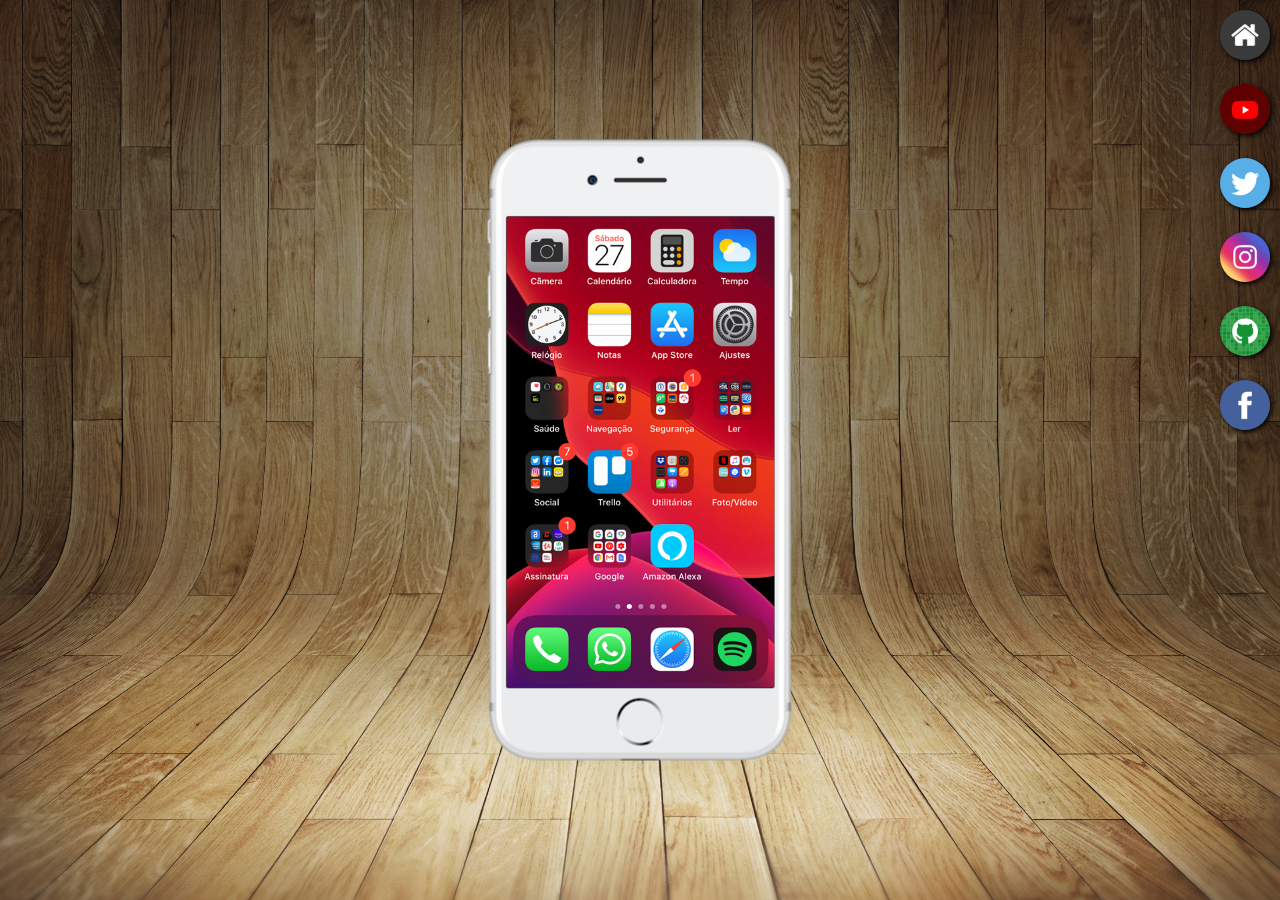
<file: index.html>
<!DOCTYPE html>
<html lang="pt-br">
<head>
    <meta charset="UTF-8">
    <meta name="viewport" content="width=device-width, initial-scale=1.0">
    <link rel="shortcut icon" href="favicon.ico" type="image/x-icon">
    <link rel="stylesheet" href="estilos/style.css">
    <title>Projeto Redes Sociais</title>
</head>
<body>
    <main>
        <section id="telefone">
            <iframe src="home.html" name="tela" id="tela" frameborder="0">
                Seu navegador não é compativel.
            </iframe>
        </section>
        <section id="redes-sociais">
           <a href="home.html" target="tela"><img src="imagens/logo-home.jpg" alt=""></a><br>
           <a href="youtube.html" target="tela"><img src="imagens/logo-youtube.jpg" alt="youtube"></a><br>
           <a href="twitter.html" target="tela"><img src="imagens/logo-twitter.jpg" alt="twitter"></a><br>
           <a href="instagram.html" target="tela"><img src="imagens/logo-instagram.jpg" alt="instagram"></a><br>
           <a href="github.html" target="tela"><img src="imagens/logo-github.jpg" alt="github"></a><br>
           <a href="facebook.html" target="tela"><img src="imagens/logo-facebook.jpg" alt="facebook"></a><br>
        </section>
    </main>
</body>
</html>
</file>
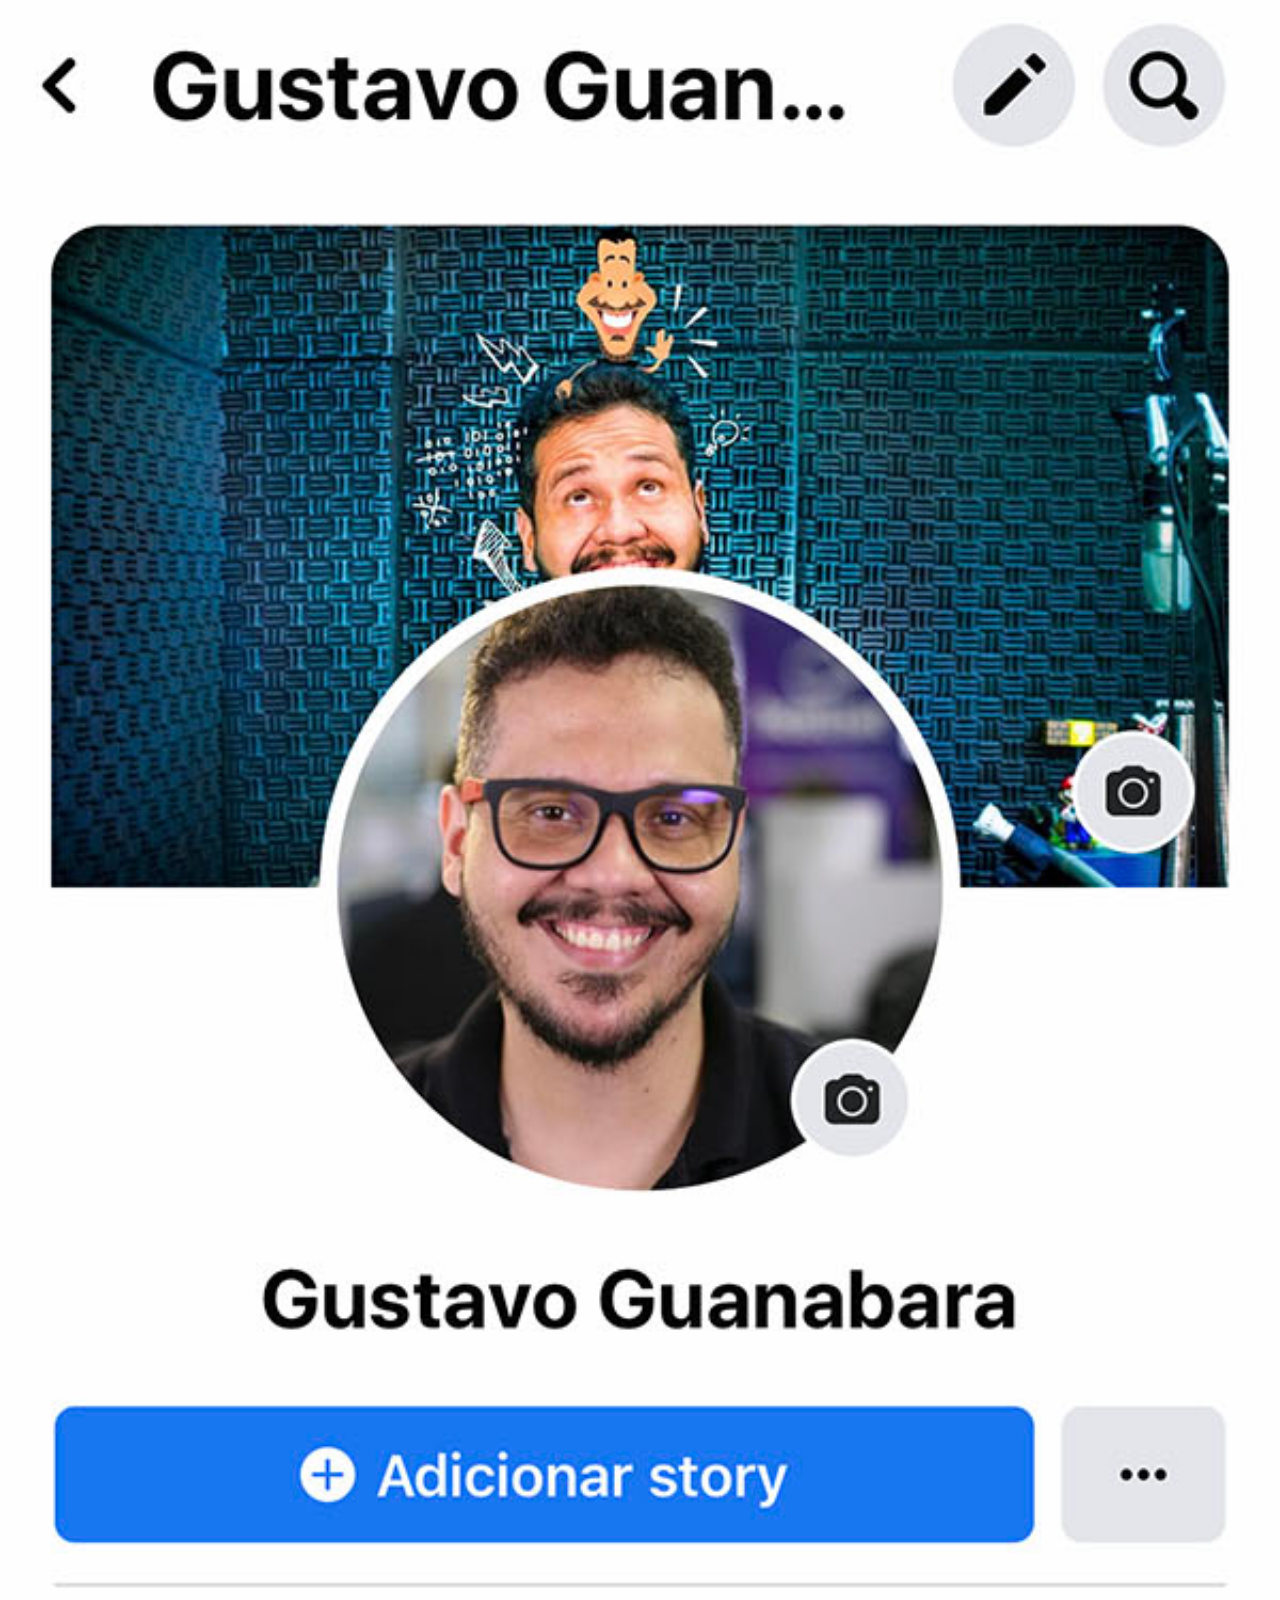
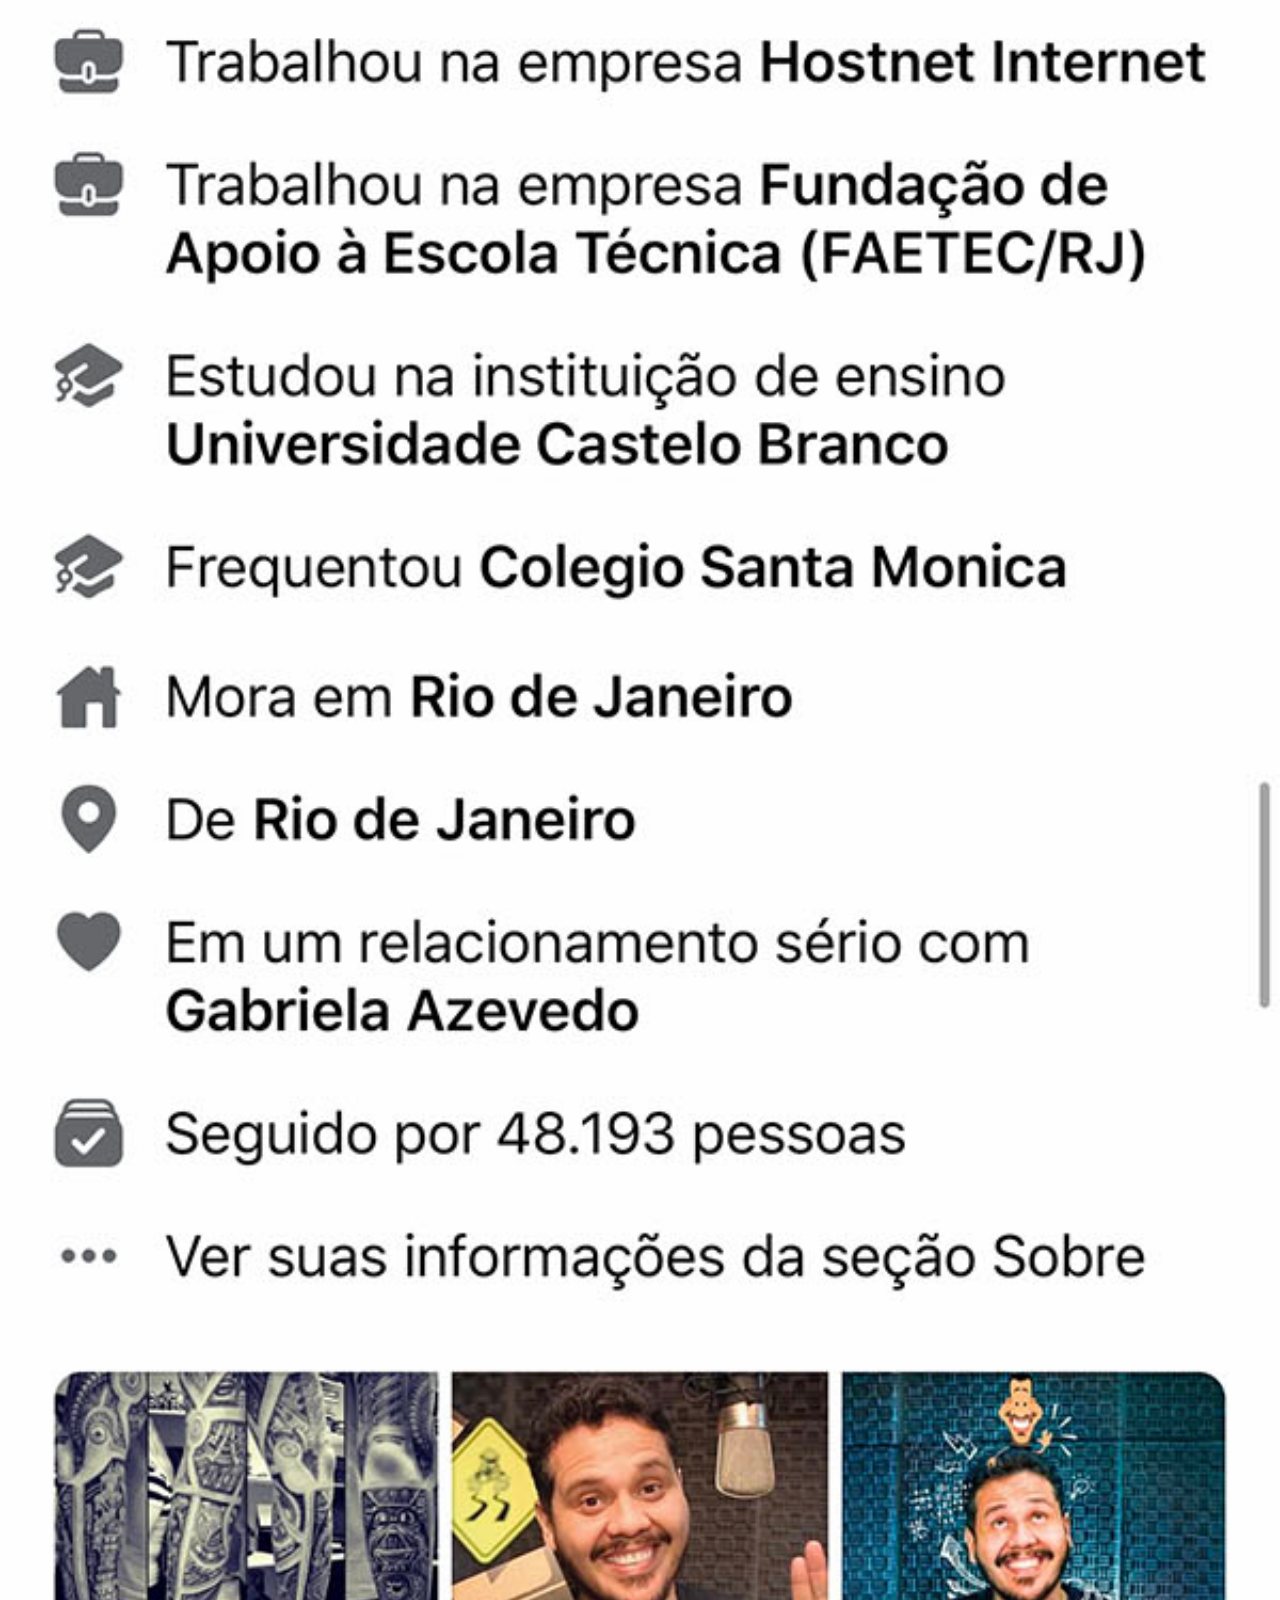
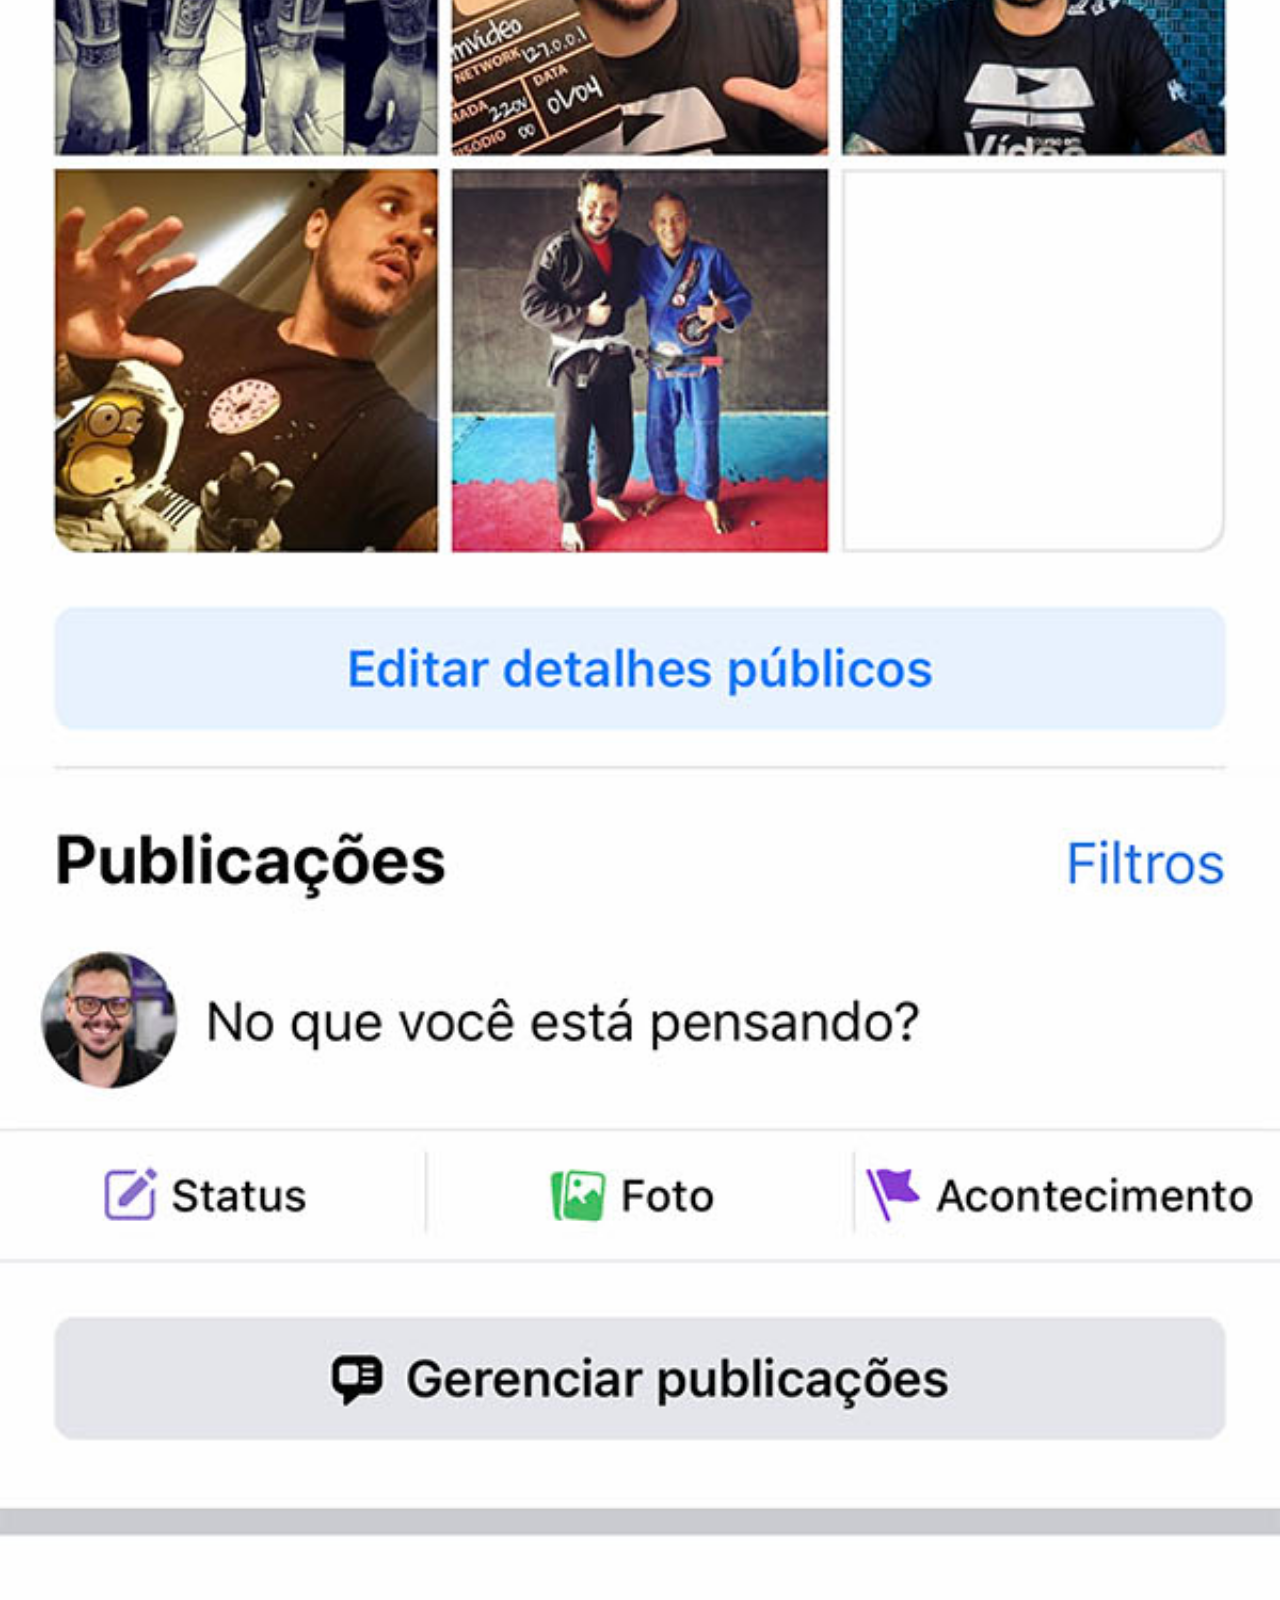
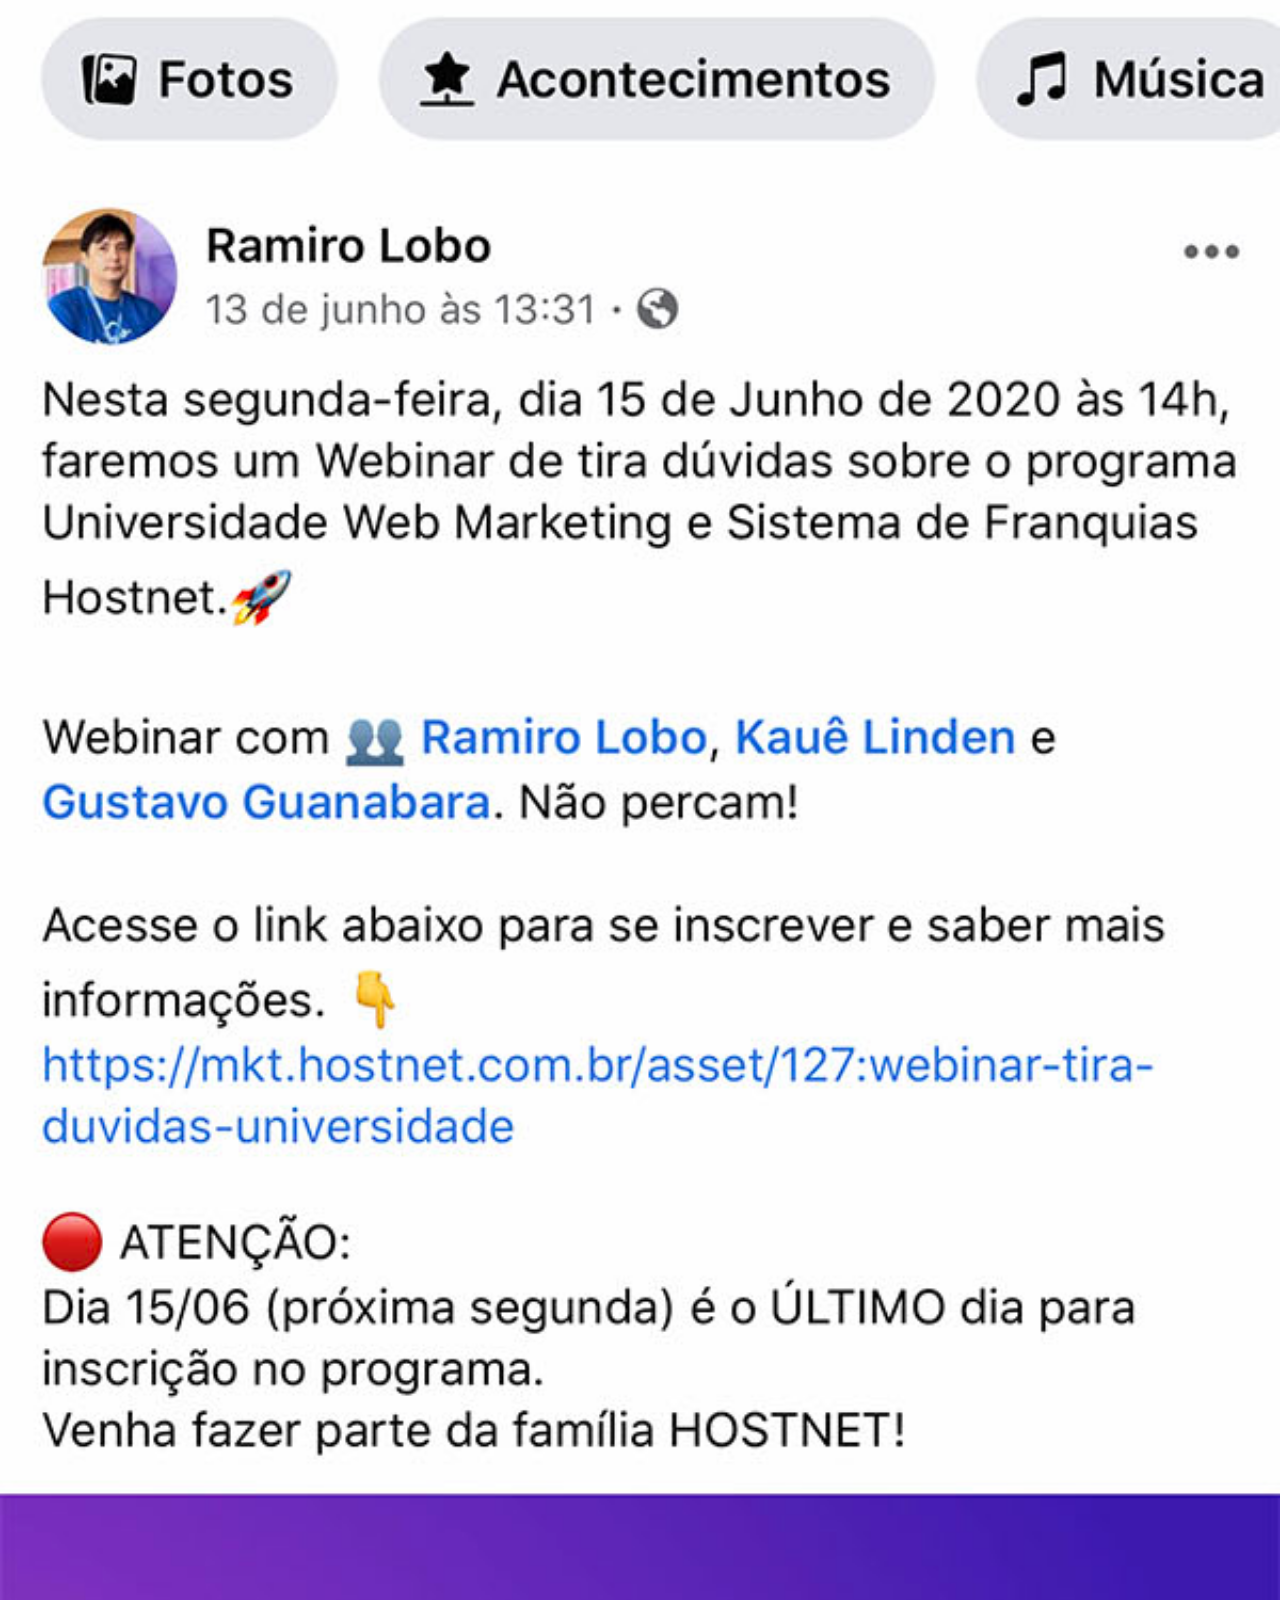
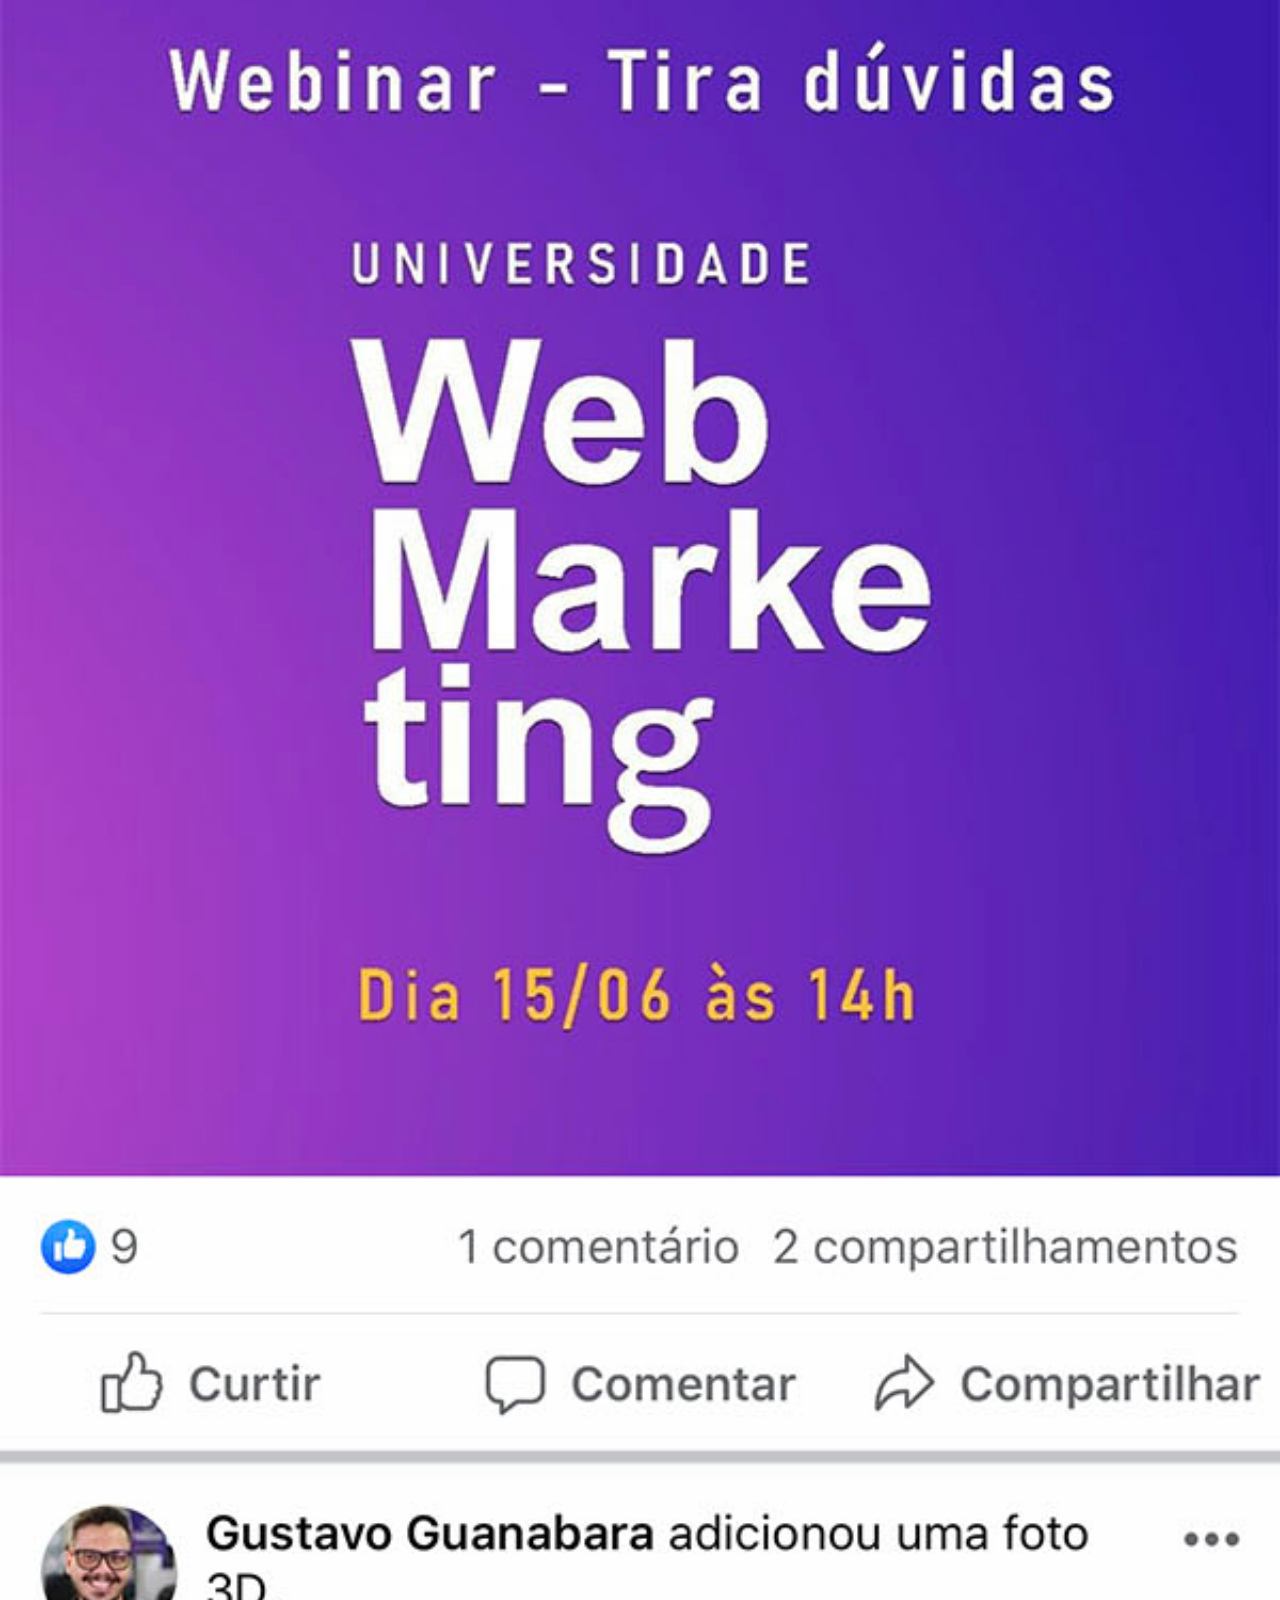
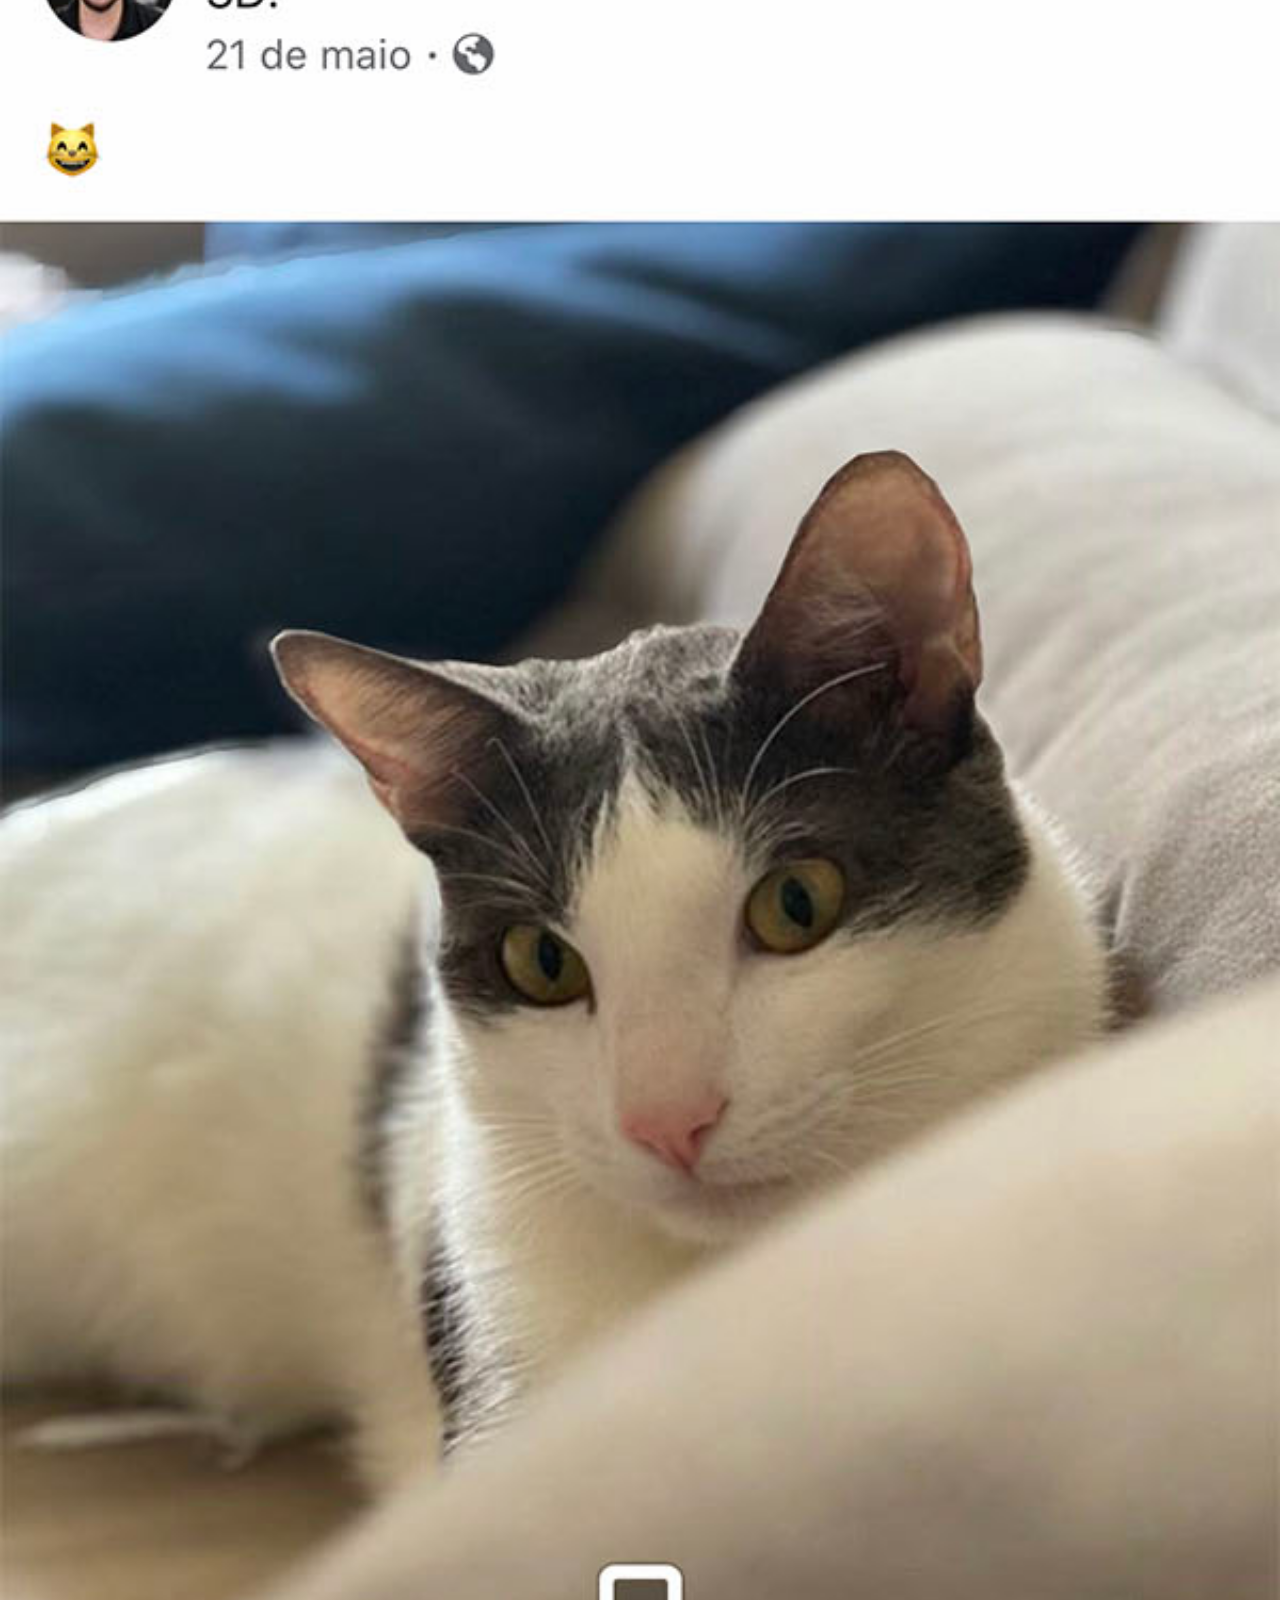
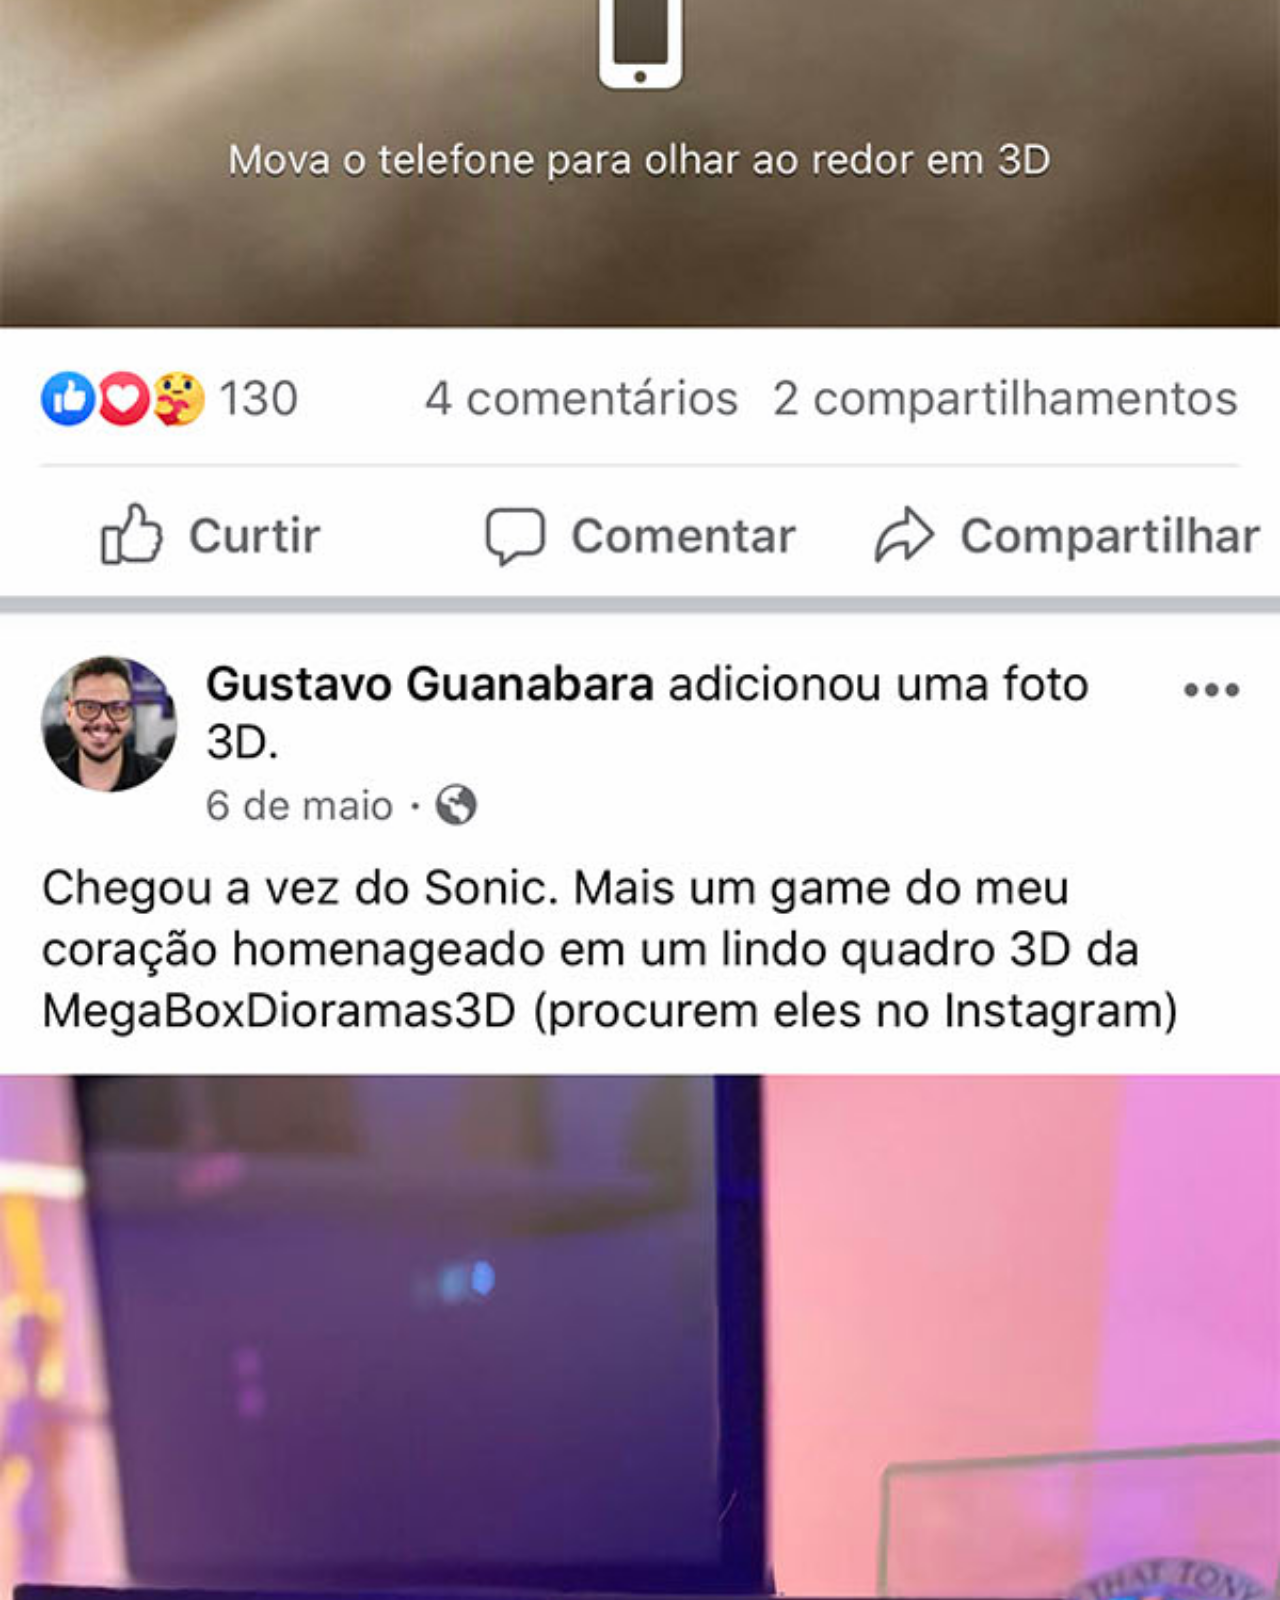
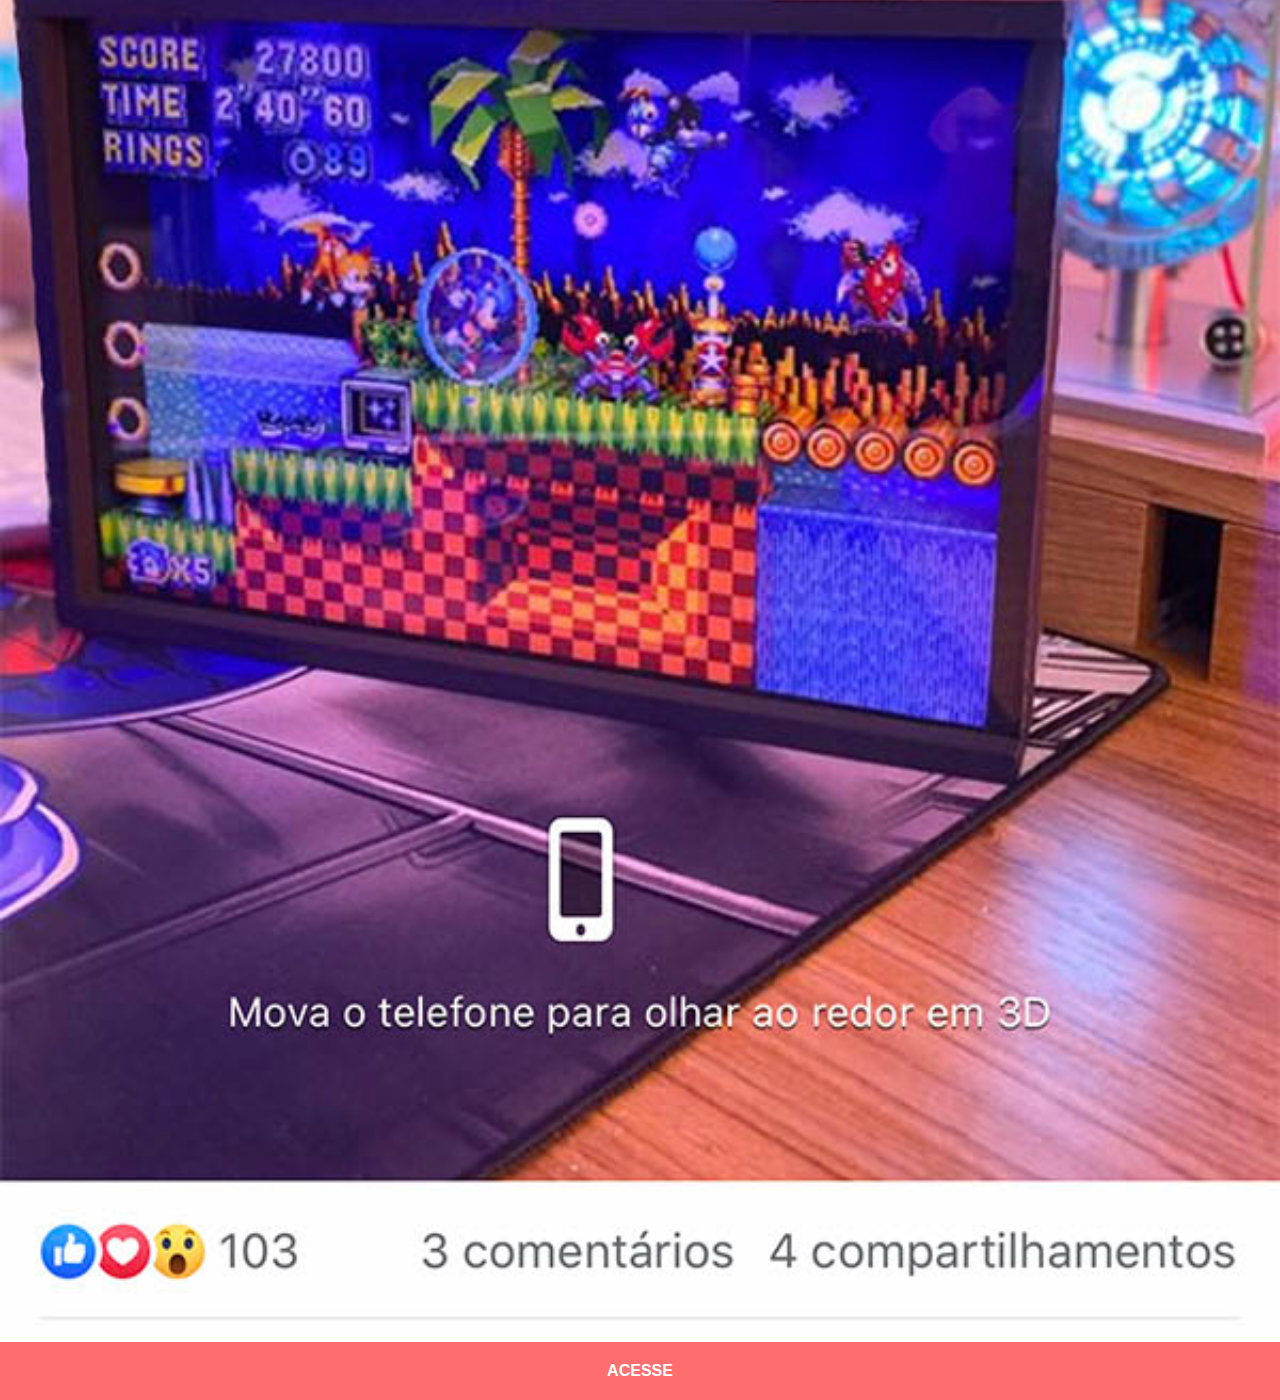
<file: facebook.html>
<!DOCTYPE html>
<html lang="pt-br">
<head>
    <meta charset="UTF-8">
    <meta name="viewport" content="width=device-width, initial-scale=1.0">
    <title>Facebook</title>
    <link rel="stylesheet" href="estilos/social.css">
</head>
<body>
    <img src="imagens/tela-facebook.jpg" alt="facebook">
    <a href="https://github.com/LucasGabrielDesenvolvedor" target="_blank">ACESSE</a>
</body>
</html>
</file>
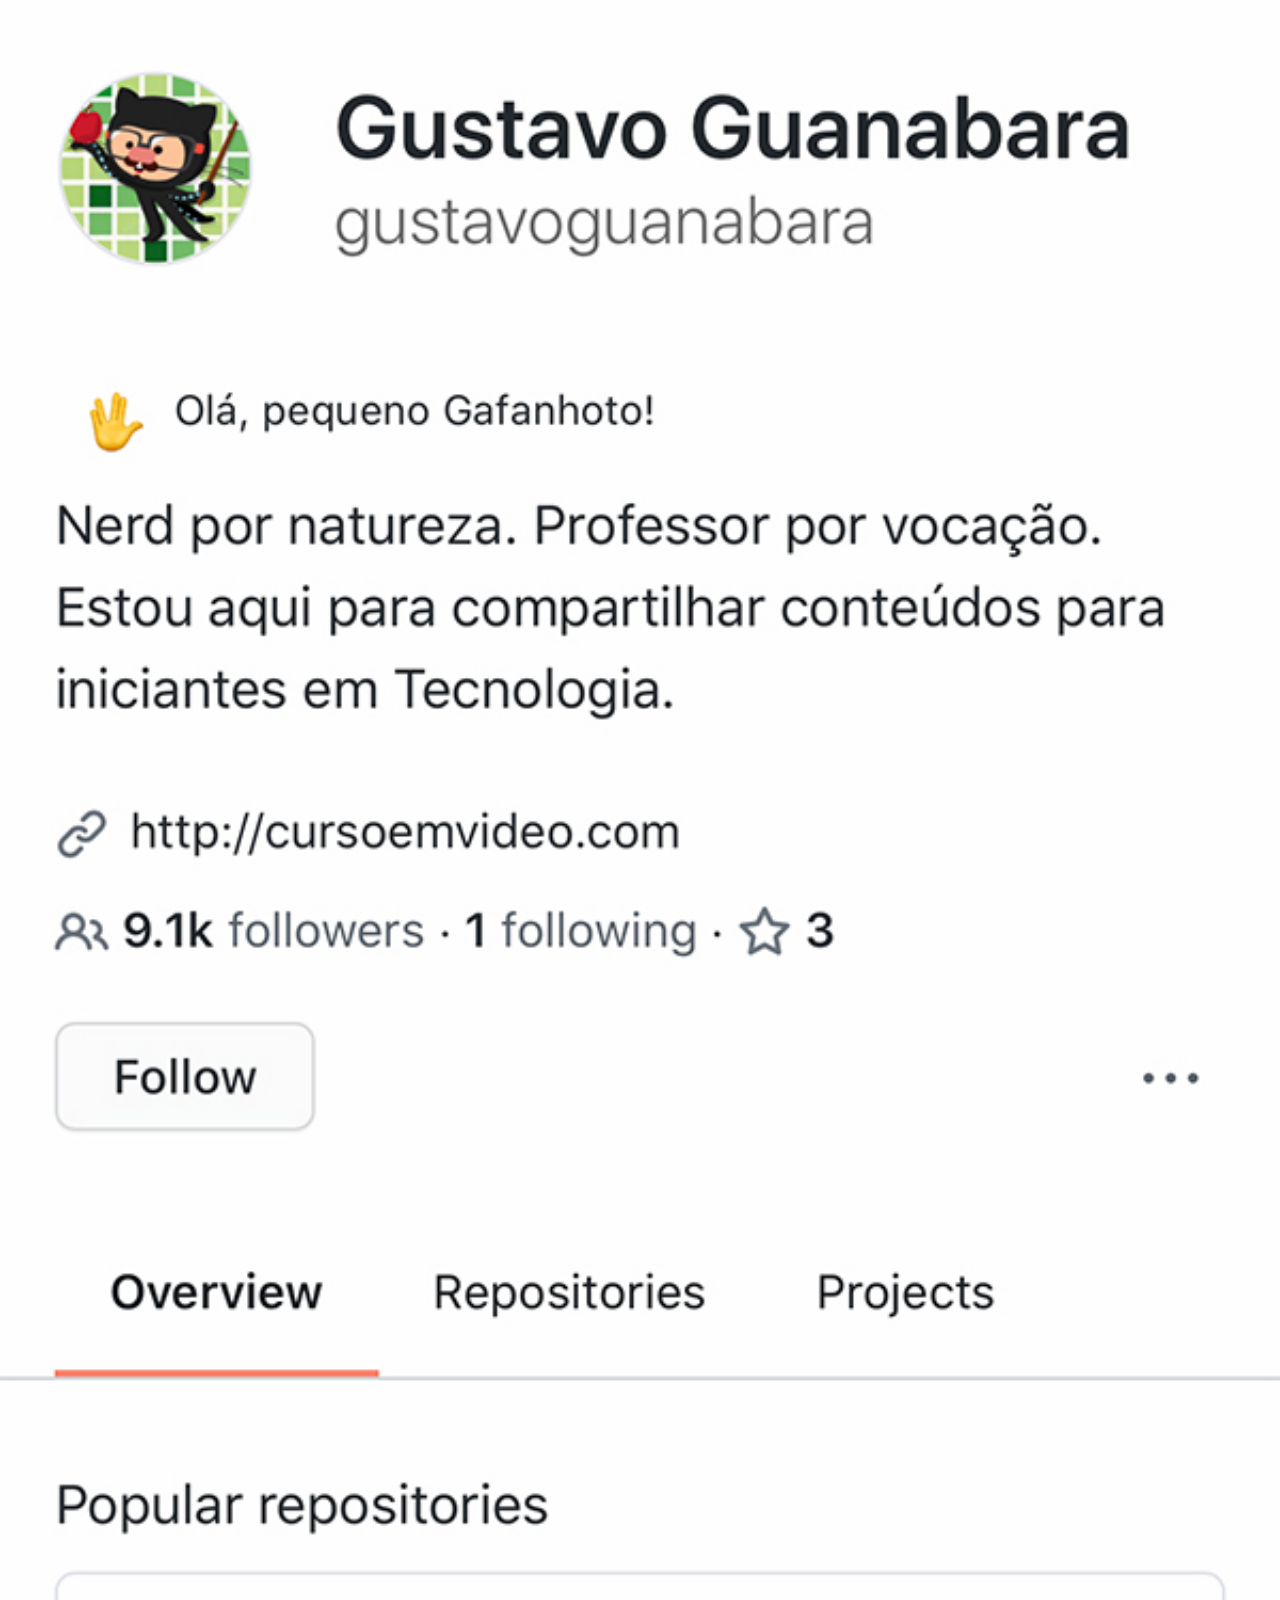
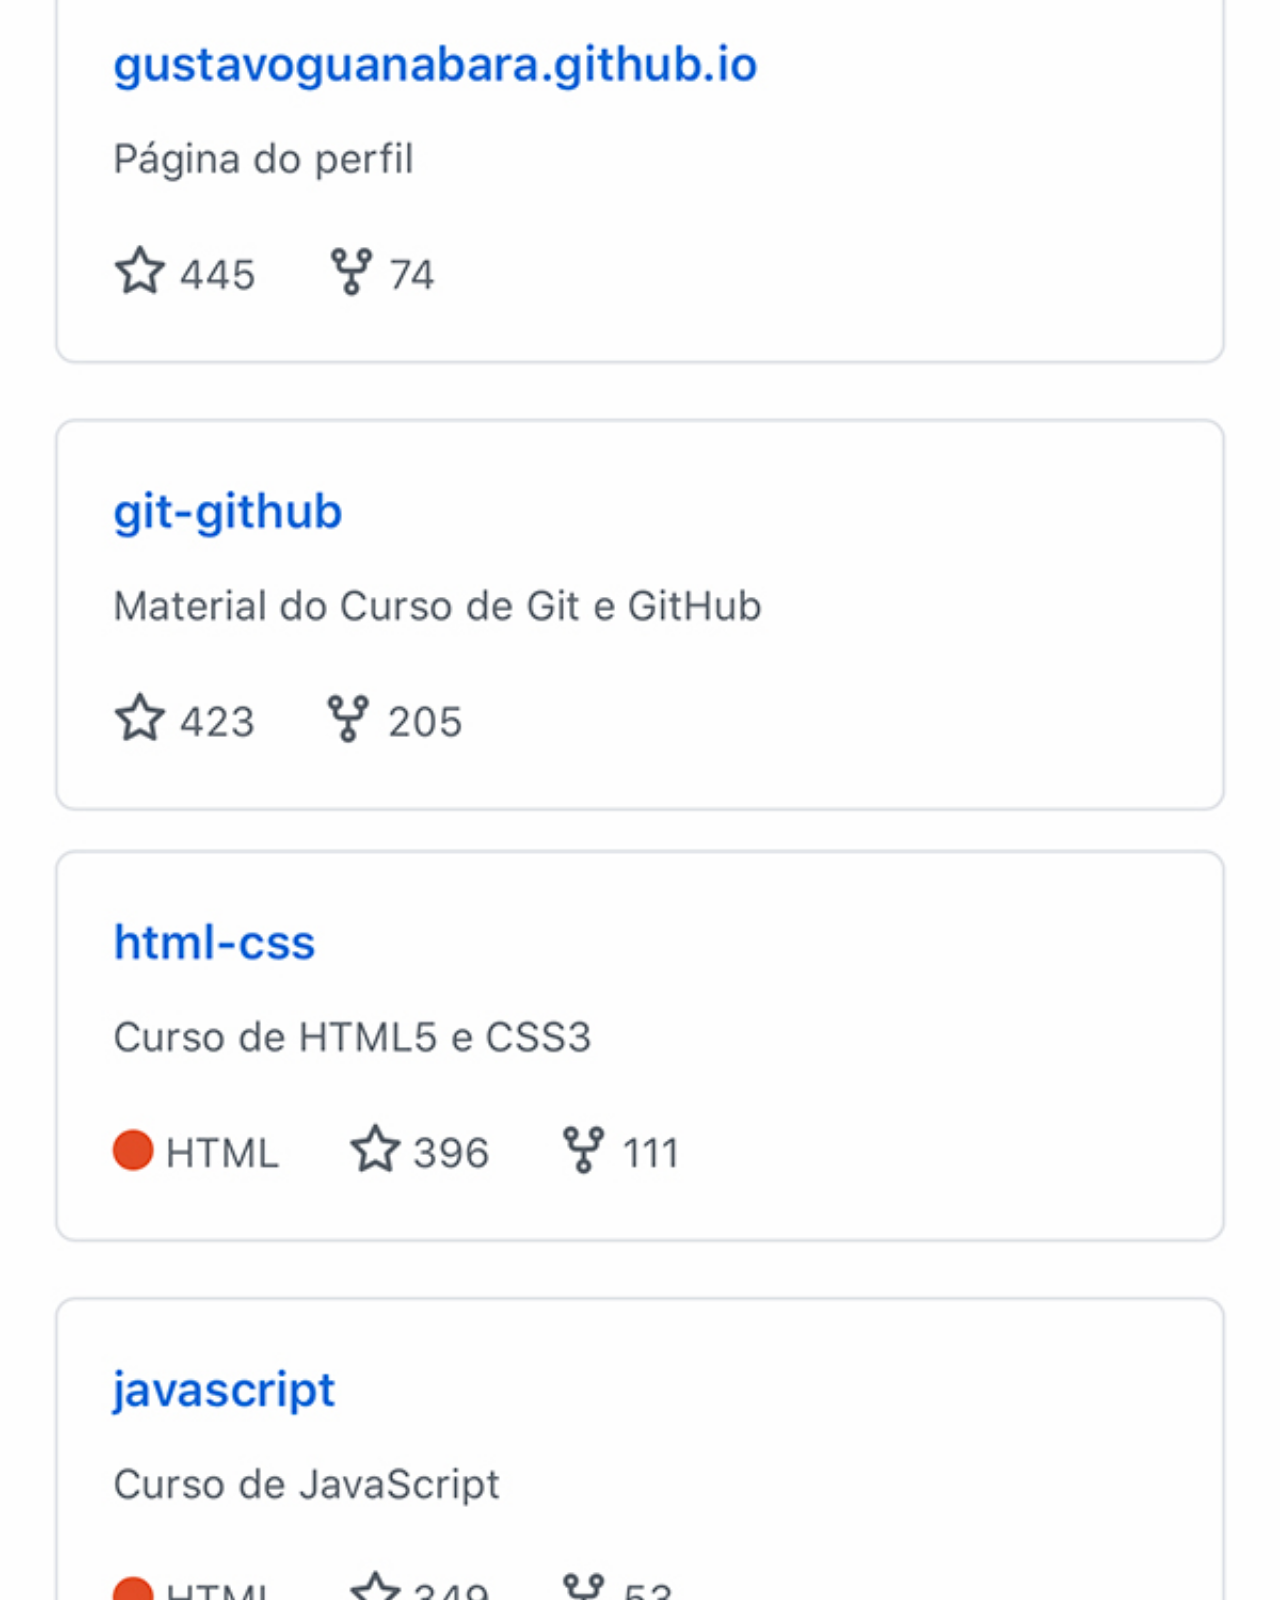
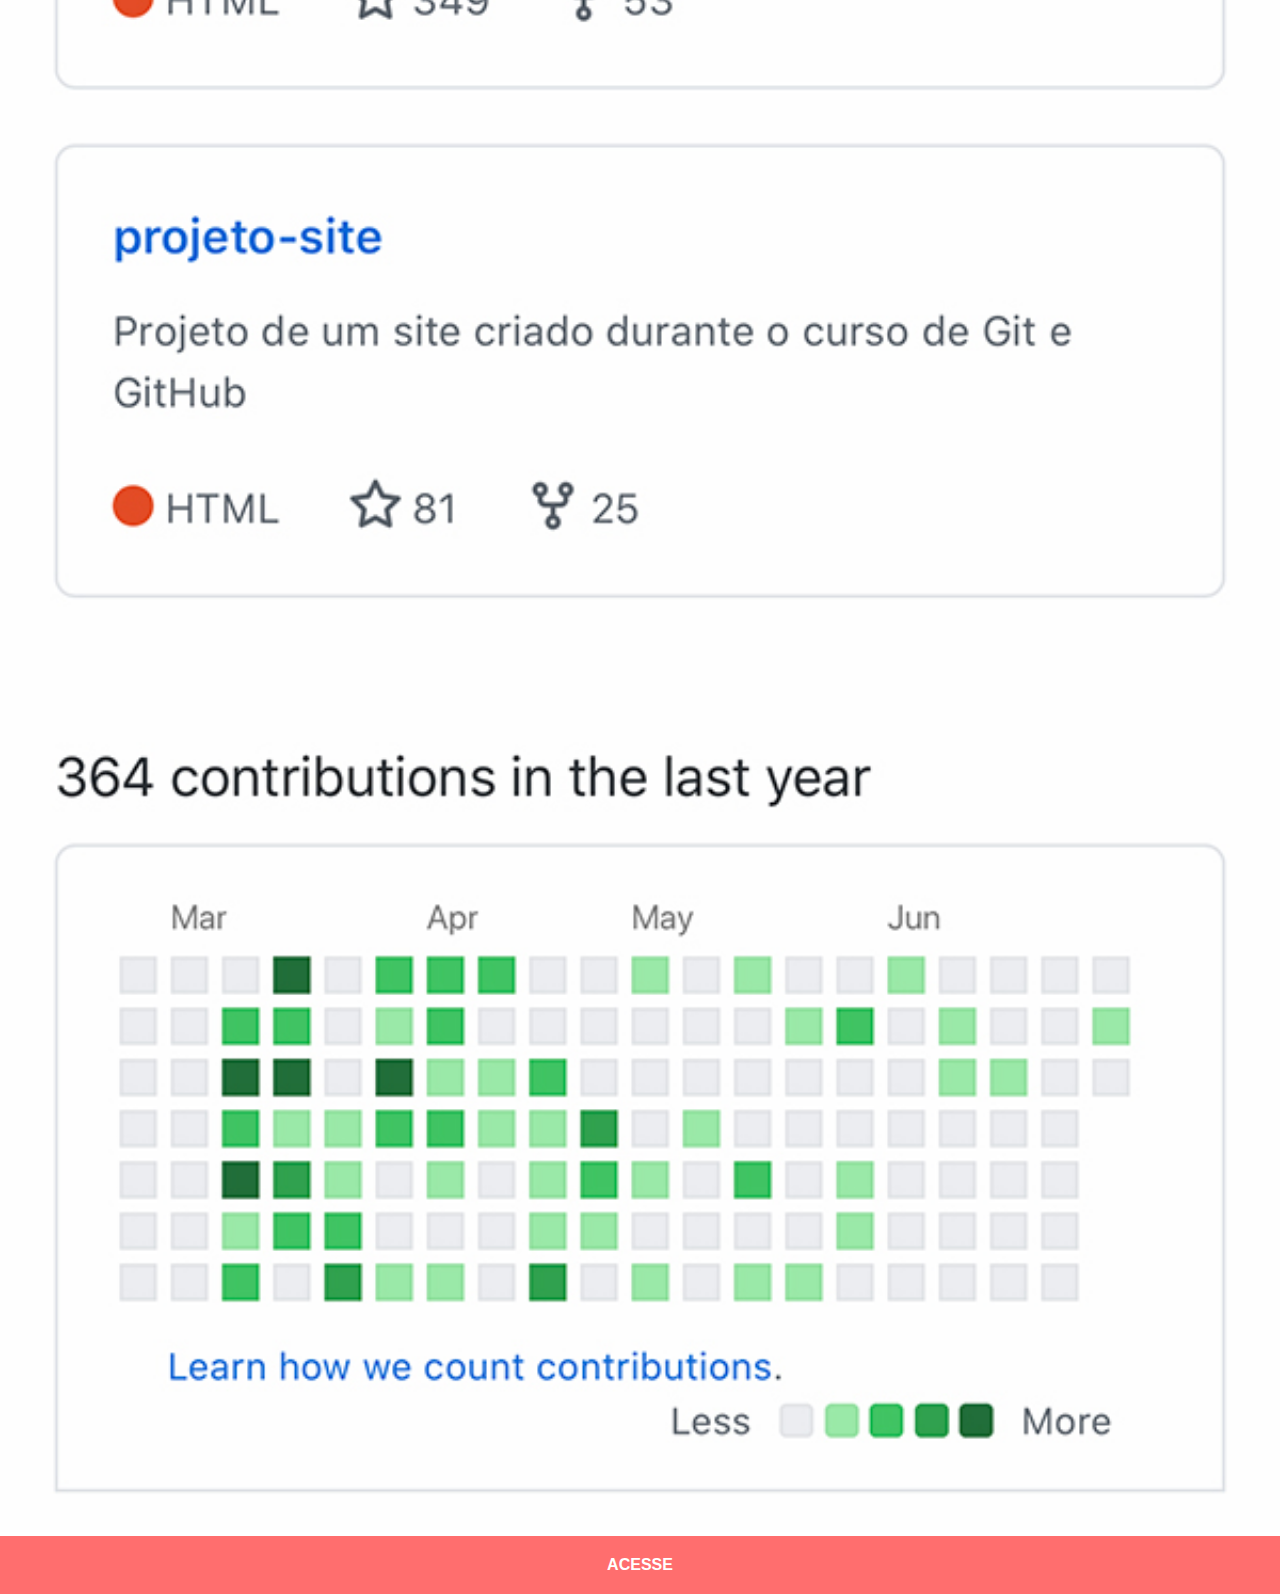
<file: github.html>
<!DOCTYPE html>
<html lang="pt-br">
<head>
    <meta charset="UTF-8">
    <meta name="viewport" content="width=device-width, initial-scale=1.0">
    <title>GitHub</title>
    <link rel="stylesheet" href="estilos/social.css">
</head>
<body>
    <img src="imagens/tela-github.jpg" alt="github">
    <a href="https://github.com/LucasGabrielDesenvolvedor" target="_blank">ACESSE</a>
</body>
</html>
</file>
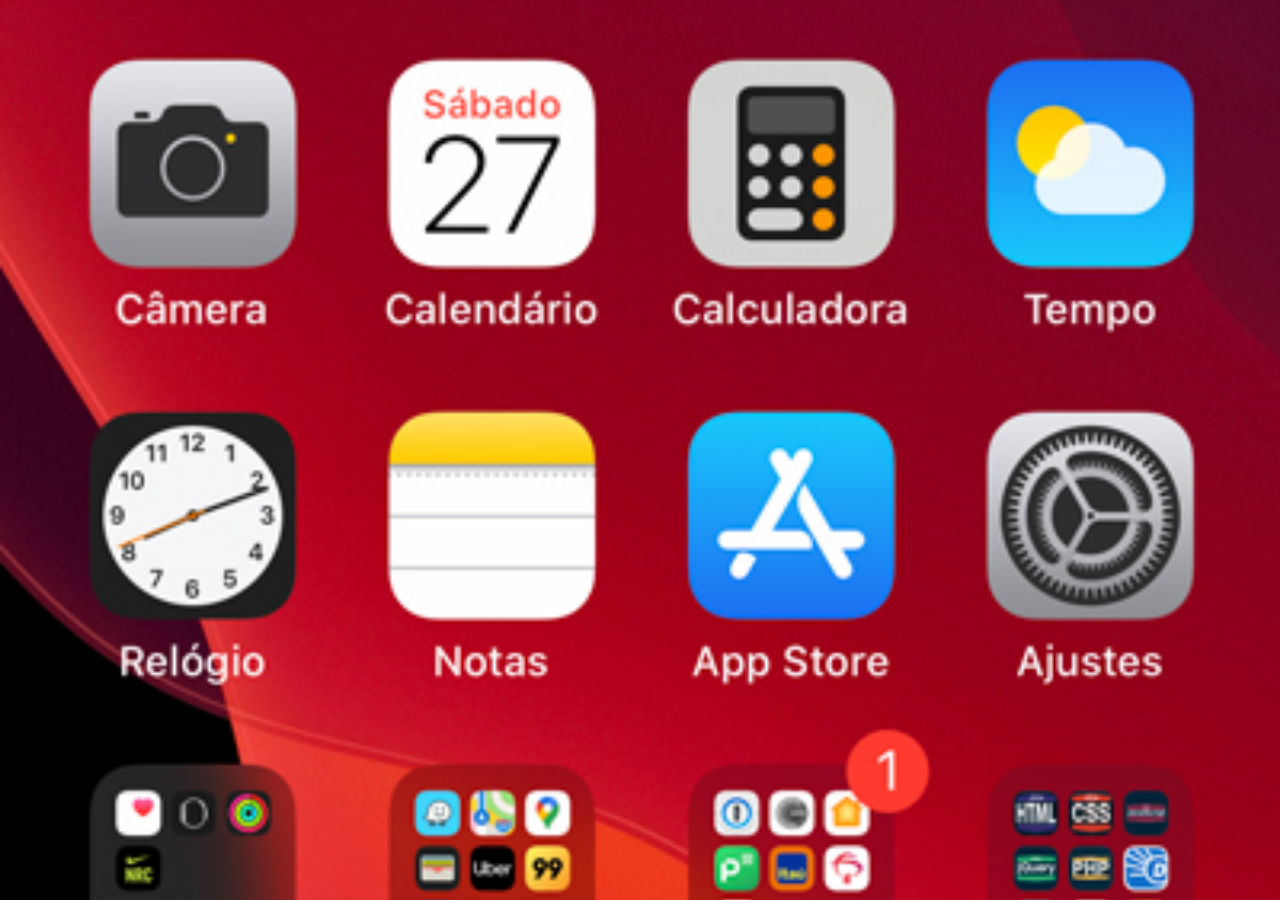
<file: home.html>
<!DOCTYPE html>
<html lang="pt-br">
<head>
    <meta charset="UTF-8">
    <meta name="viewport" content="width=device-width, initial-scale=1.0">
    <title>home</title>
</head>
<style>
    * {
        margin: 0px;
        padding: 0px;
    }

    body {
        width: 100vw;
        height: 100vh;
        background: black url('imagens/tela-home.jpg') no-repeat top center;
        background-size: cover;
    }
</style>
<body>
    
</body>
</html>
</file>
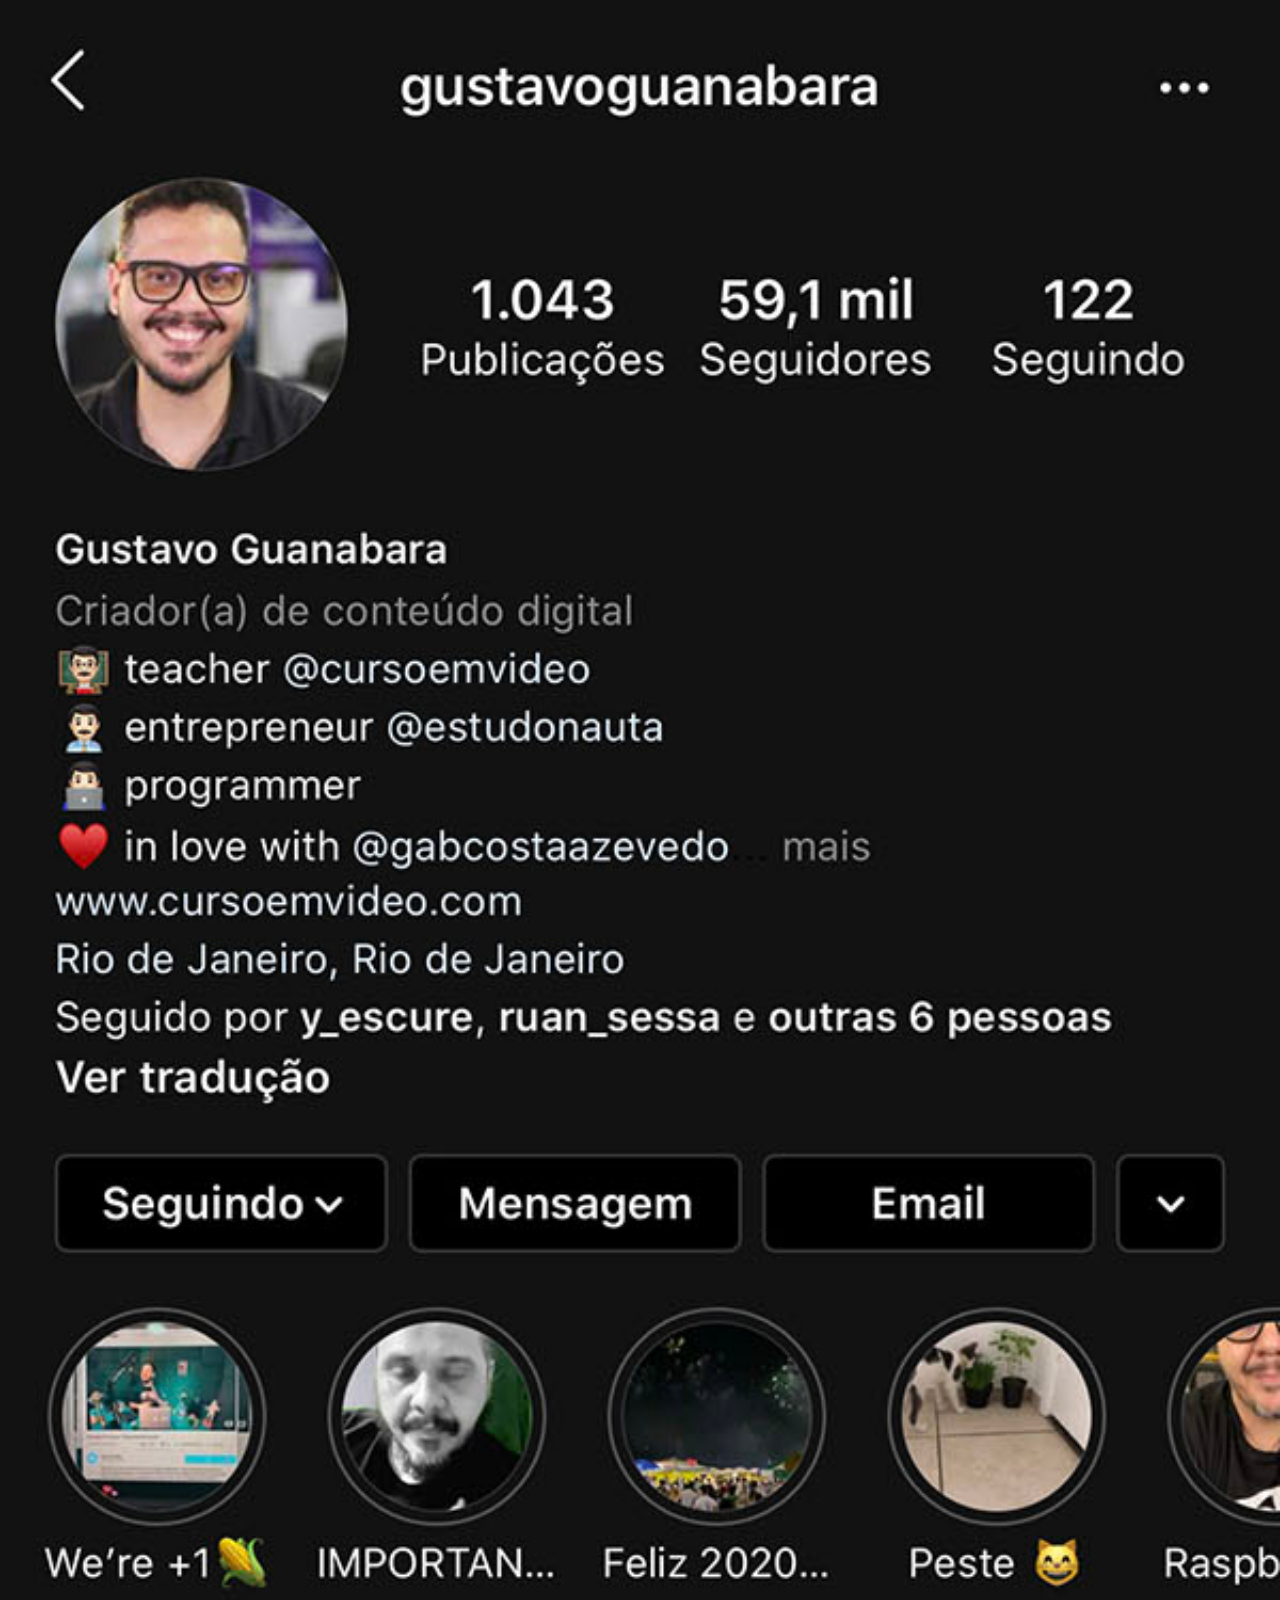
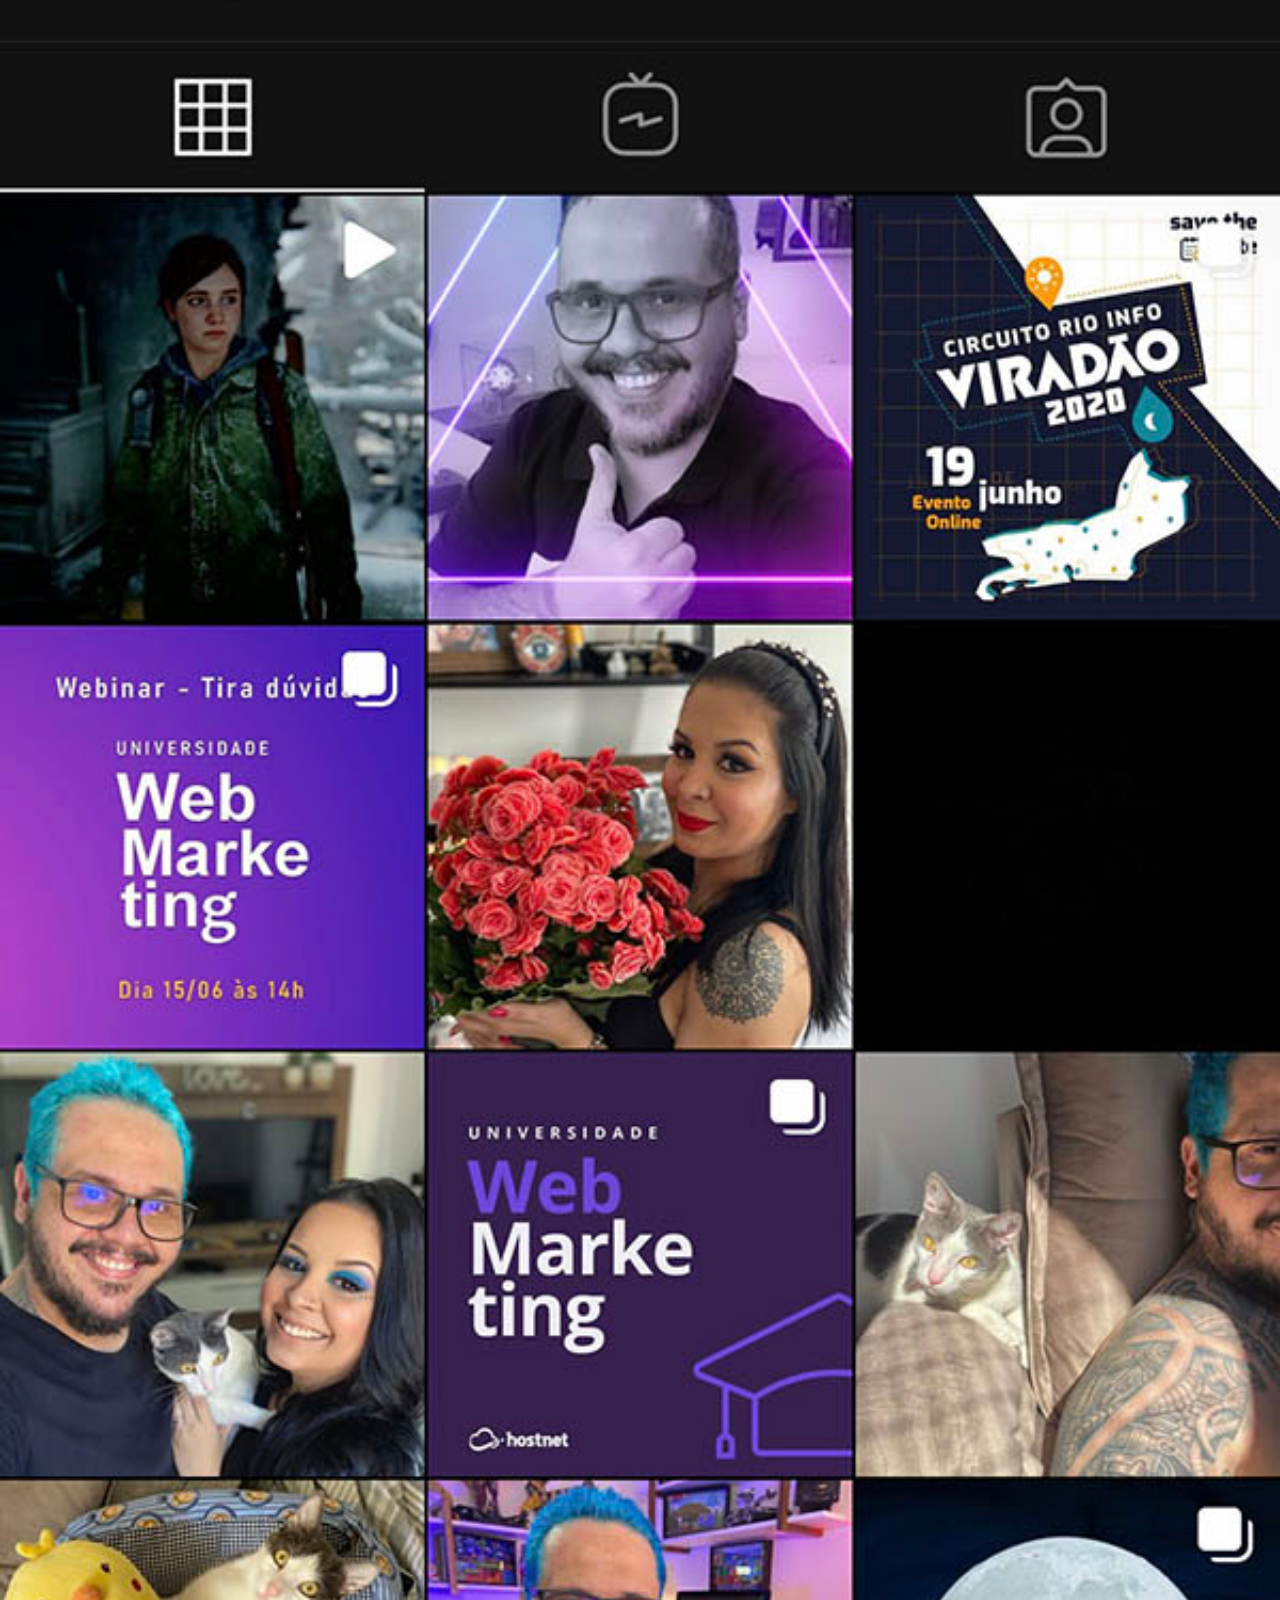
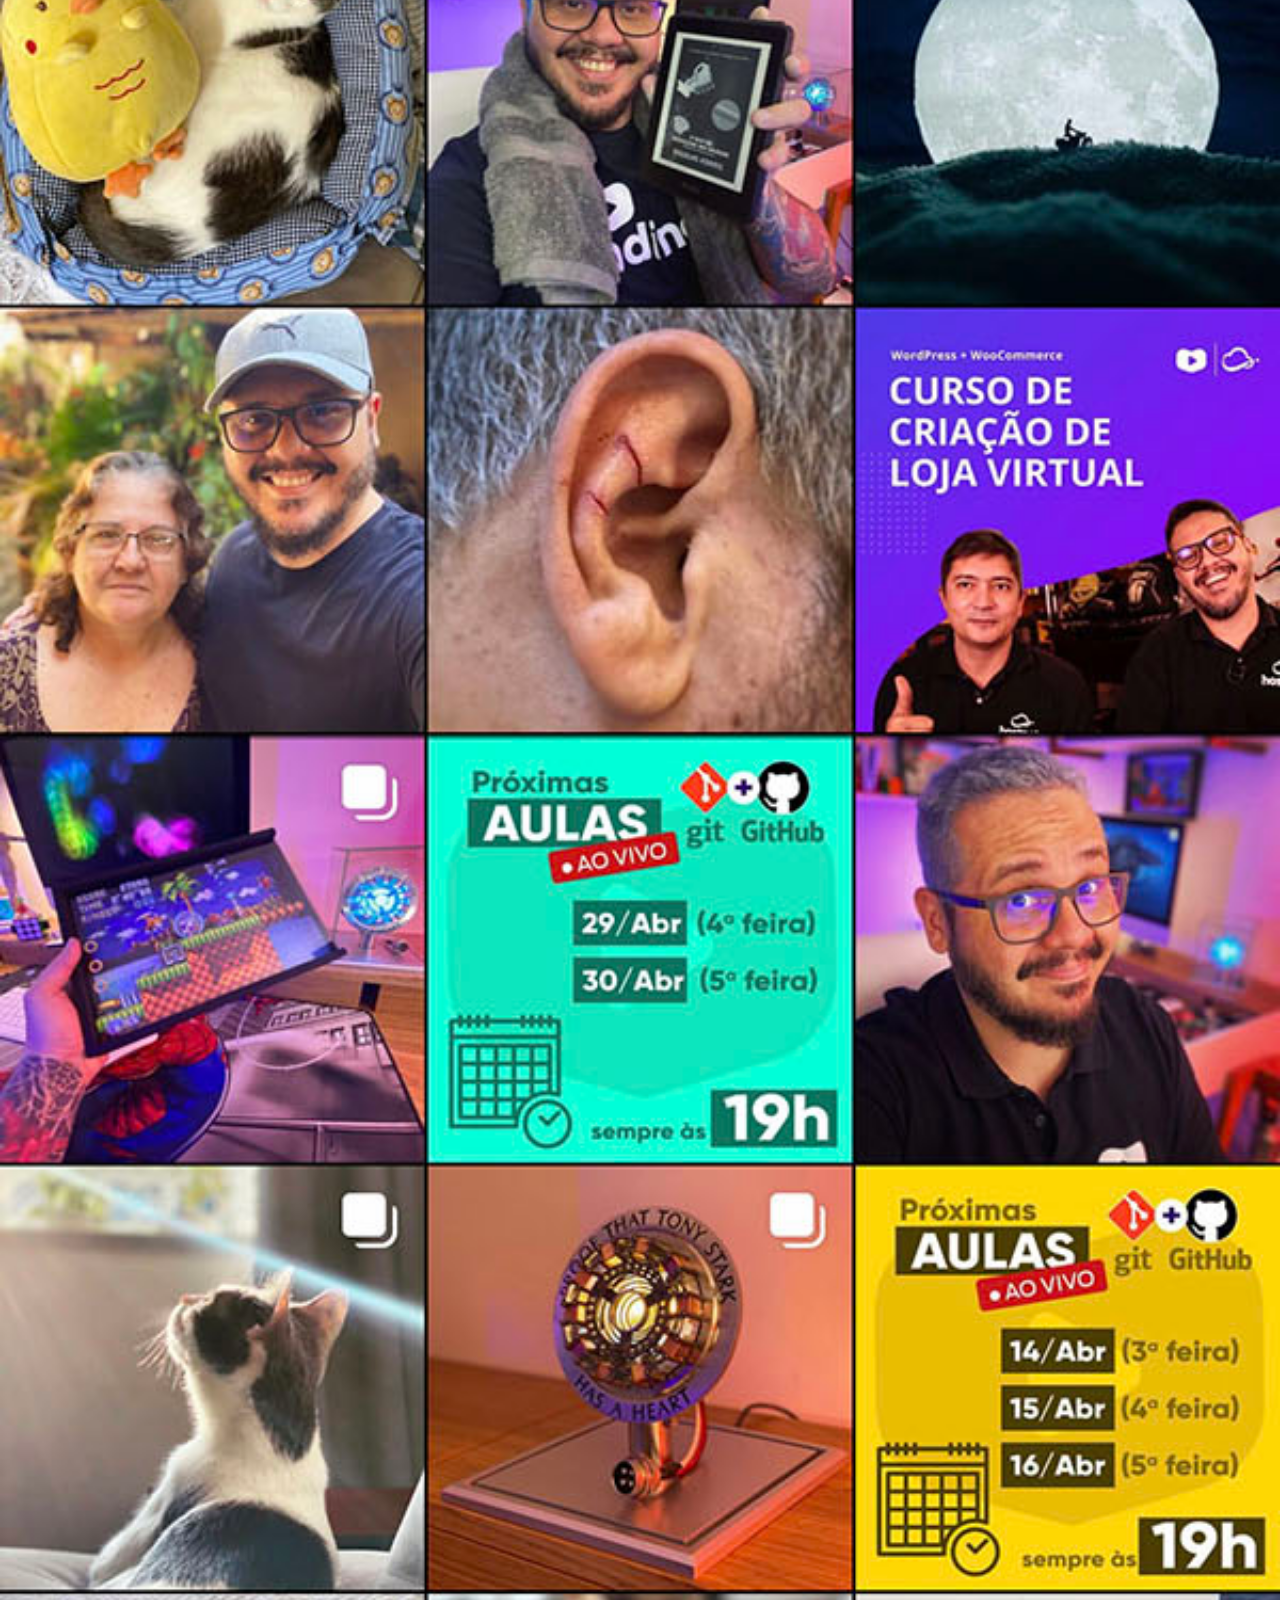
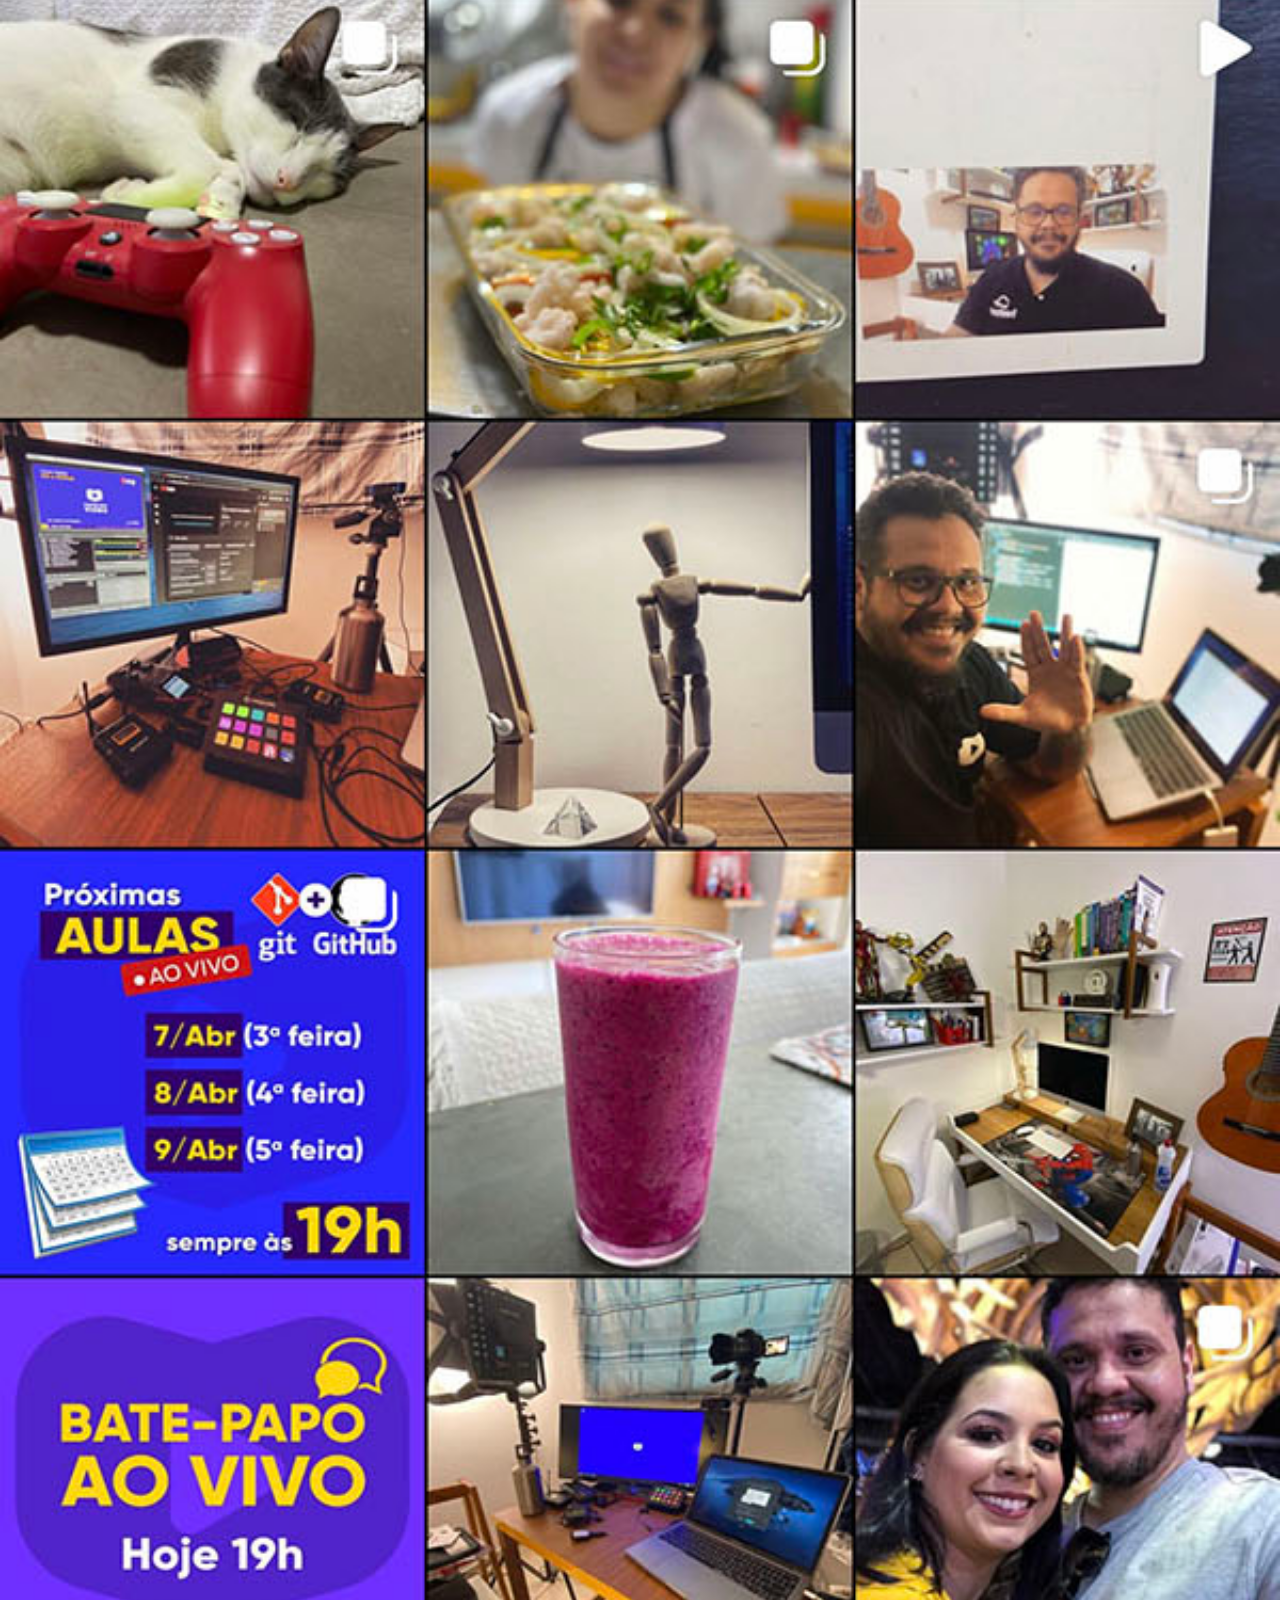
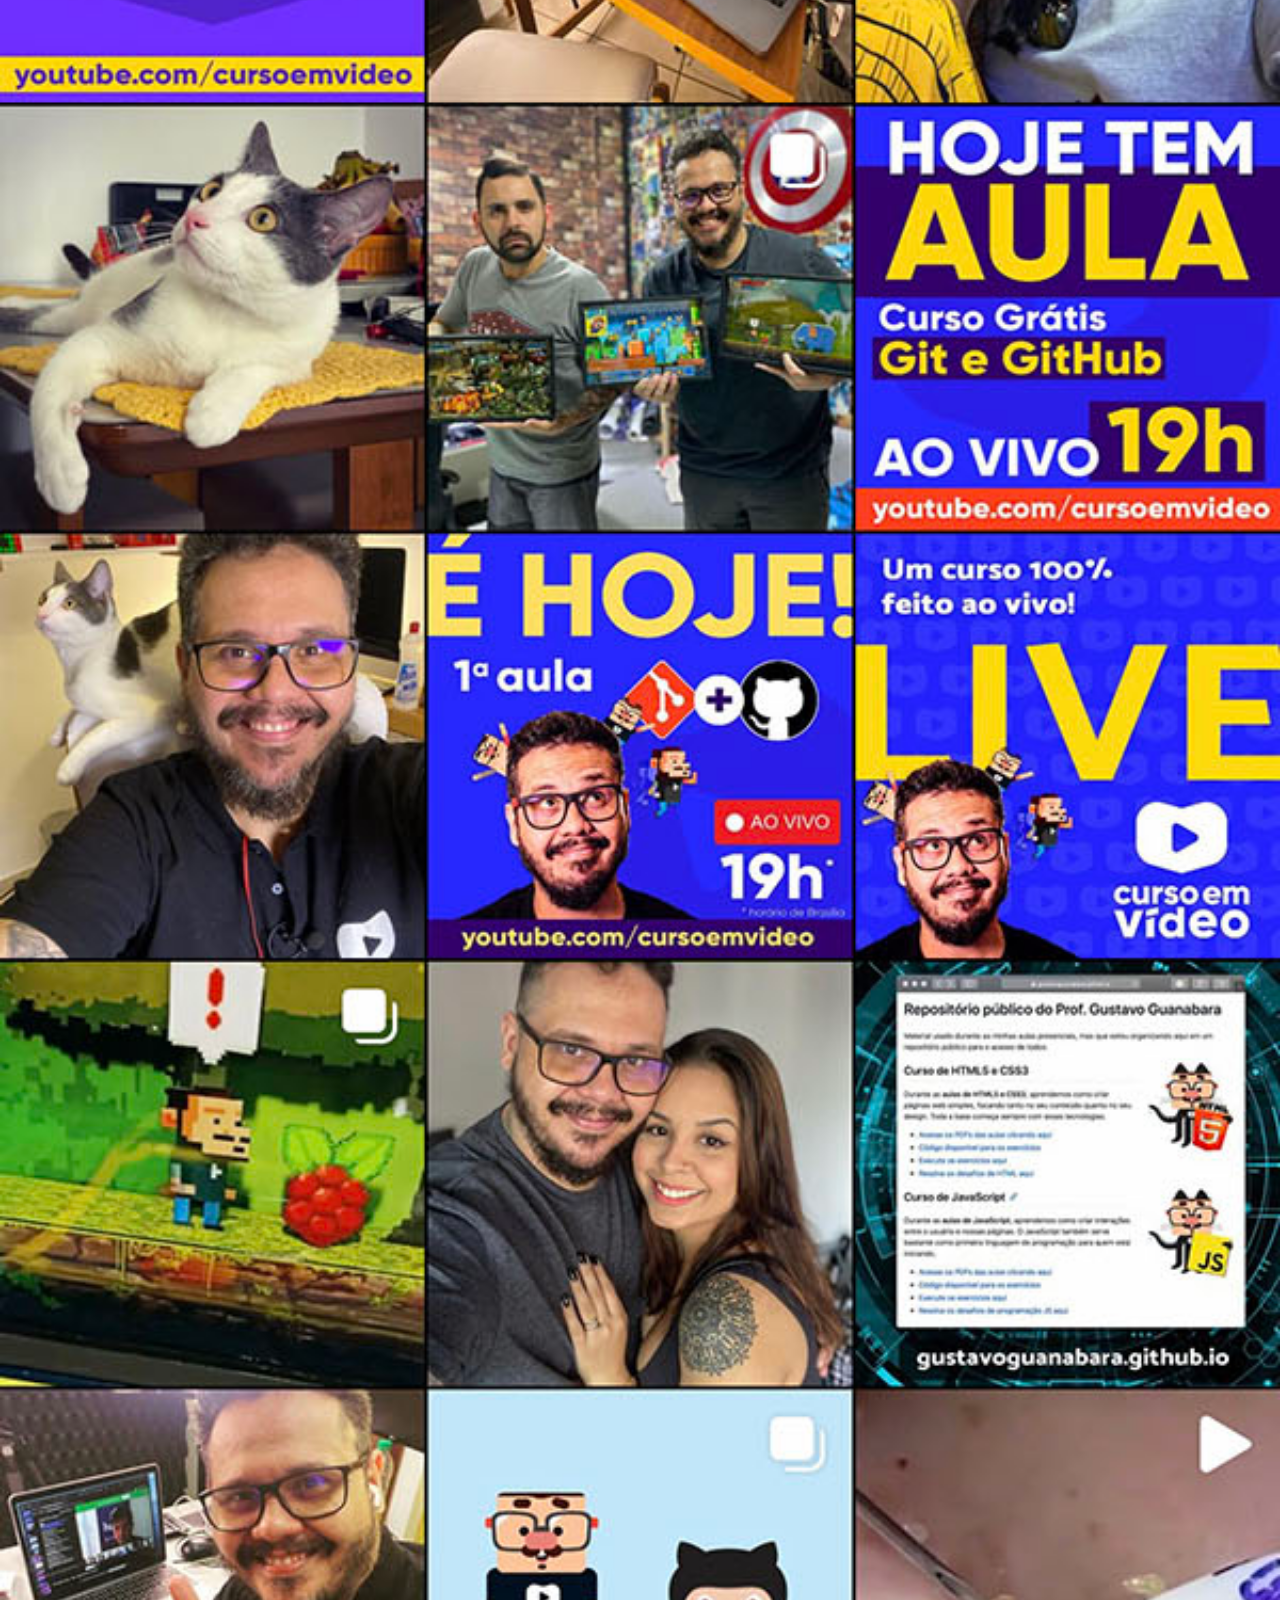
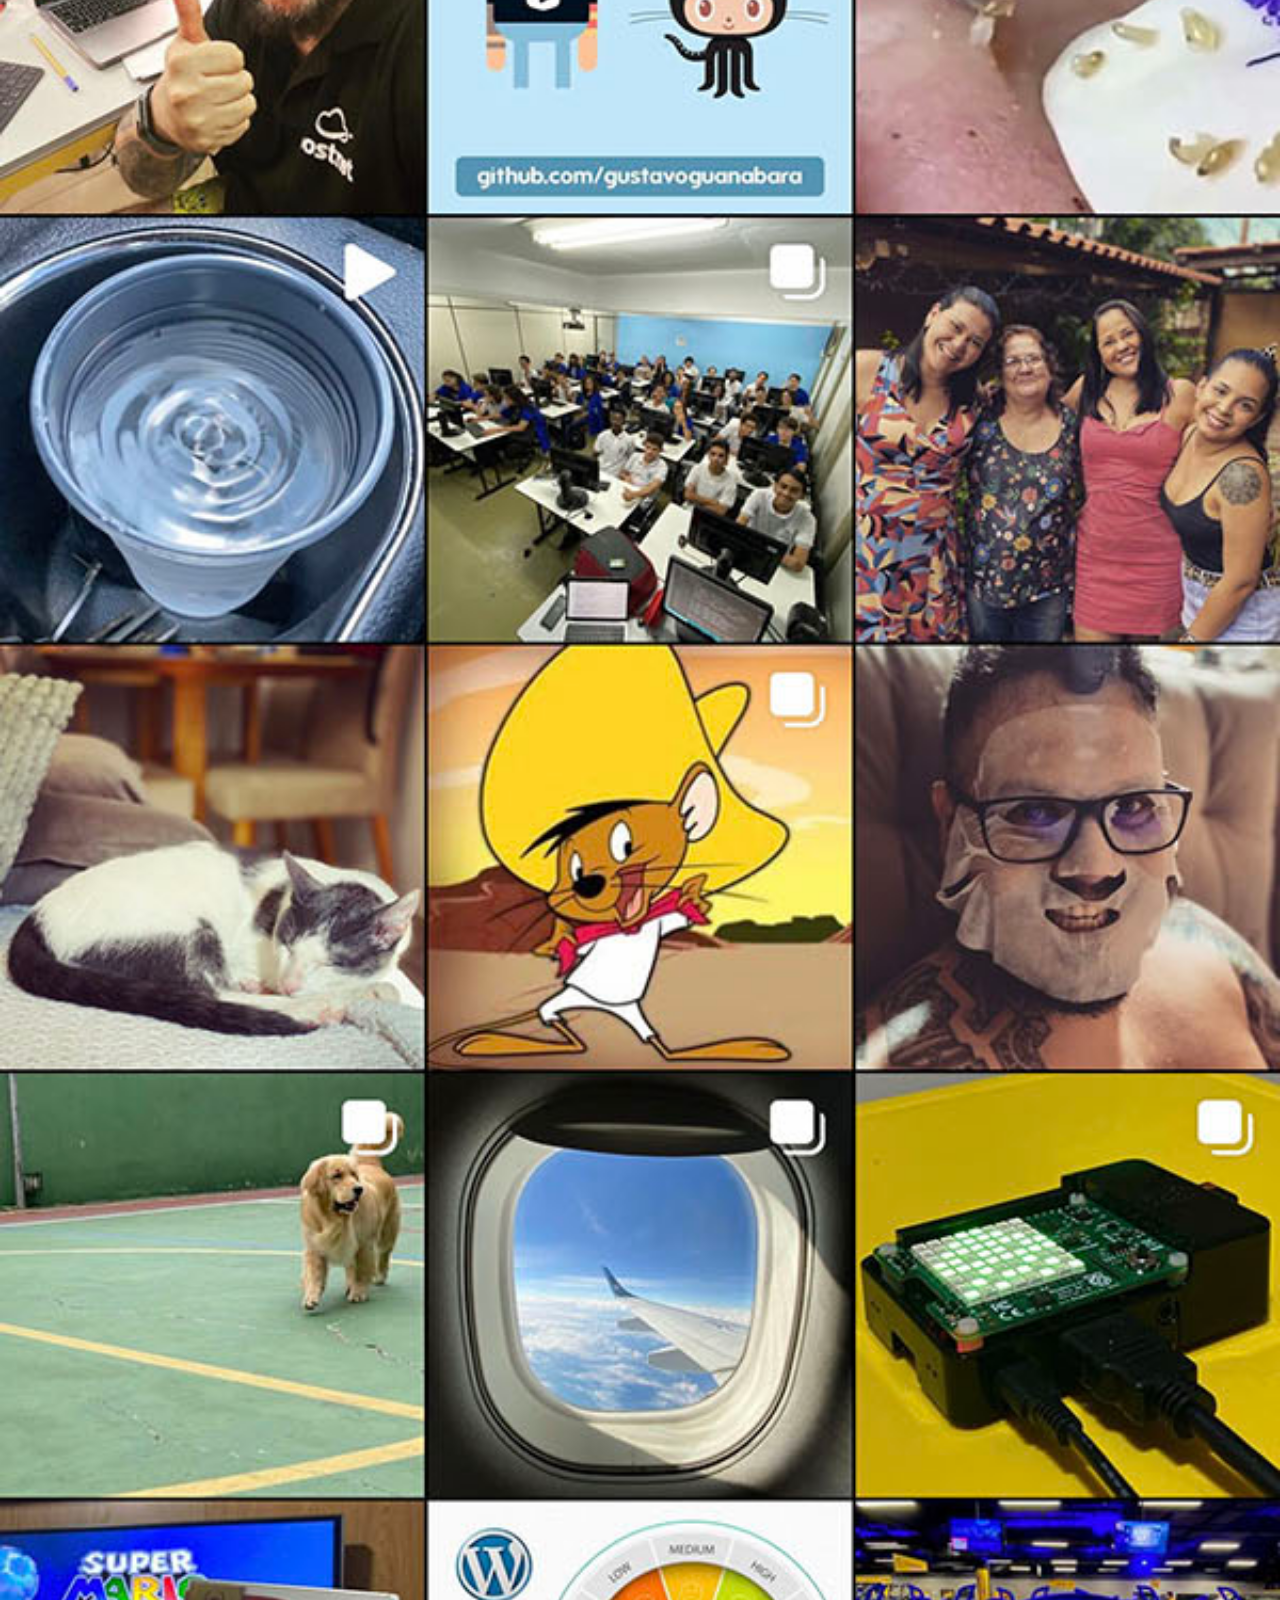
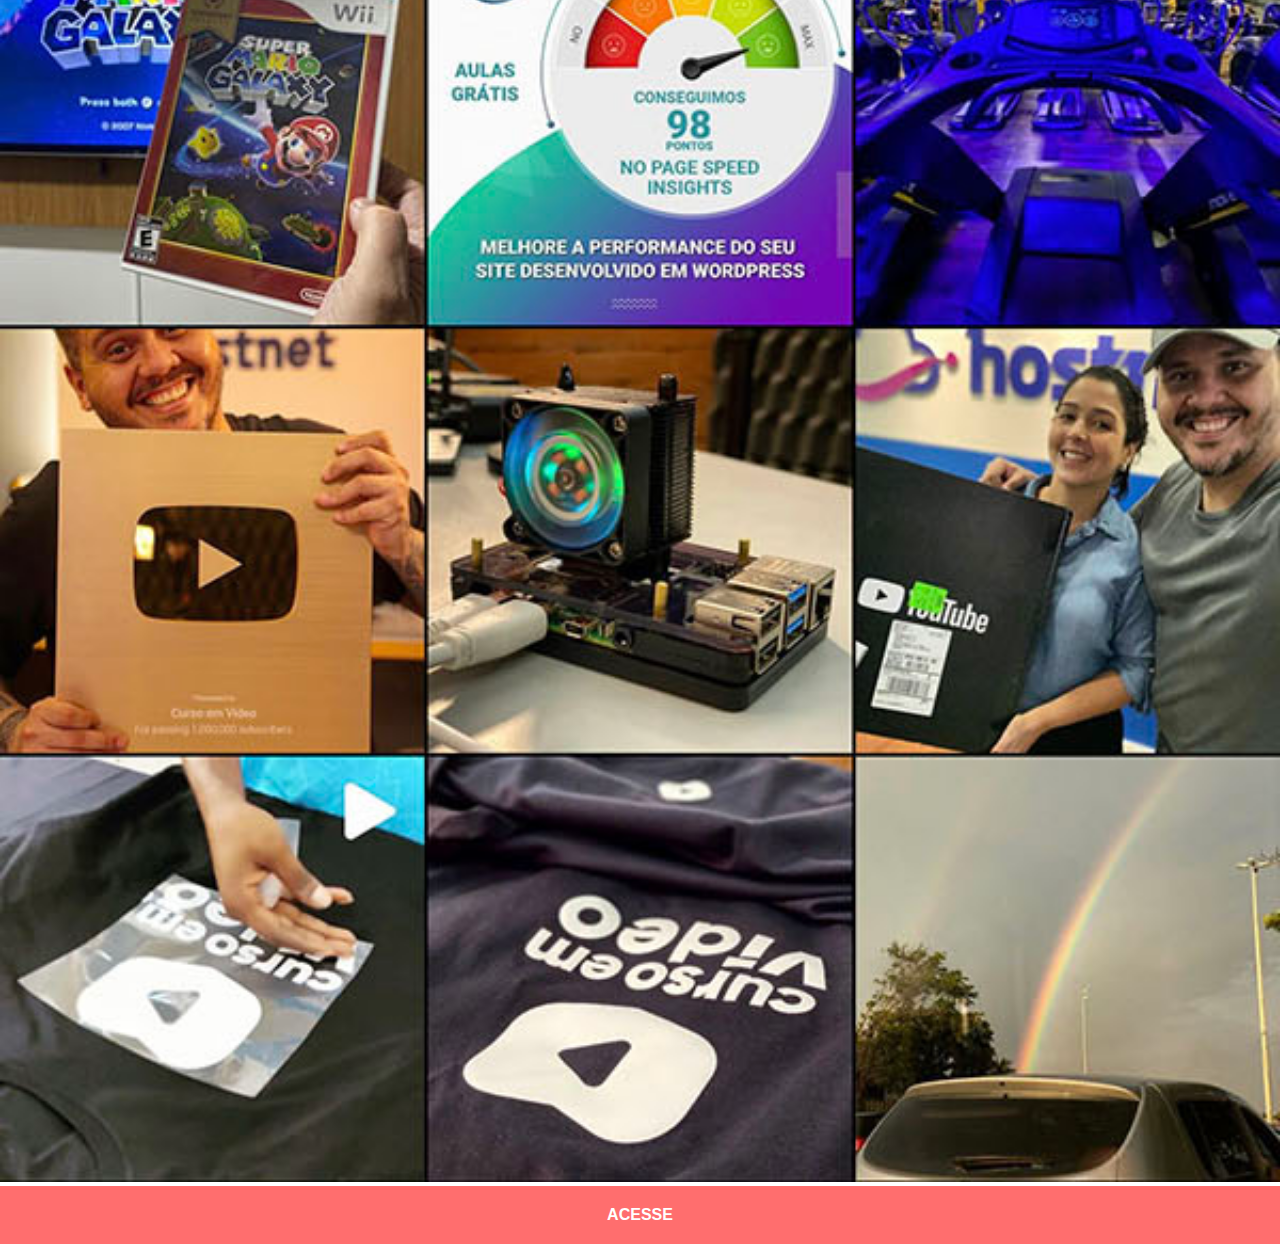
<file: instagram.html>
<!DOCTYPE html>
<html lang="pt-br">
<head>
    <meta charset="UTF-8">
    <meta name="viewport" content="width=device-width, initial-scale=1.0">
    <title>Instagram</title>
    <link rel="stylesheet" href="estilos/social.css">
</head>
<body>
    <img src="imagens/tela-instagram.jpg" alt="instagram">
    <a href="https://github.com/LucasGabrielDesenvolvedor" target="_blank">ACESSE</a>
</body>
</html>
</file>
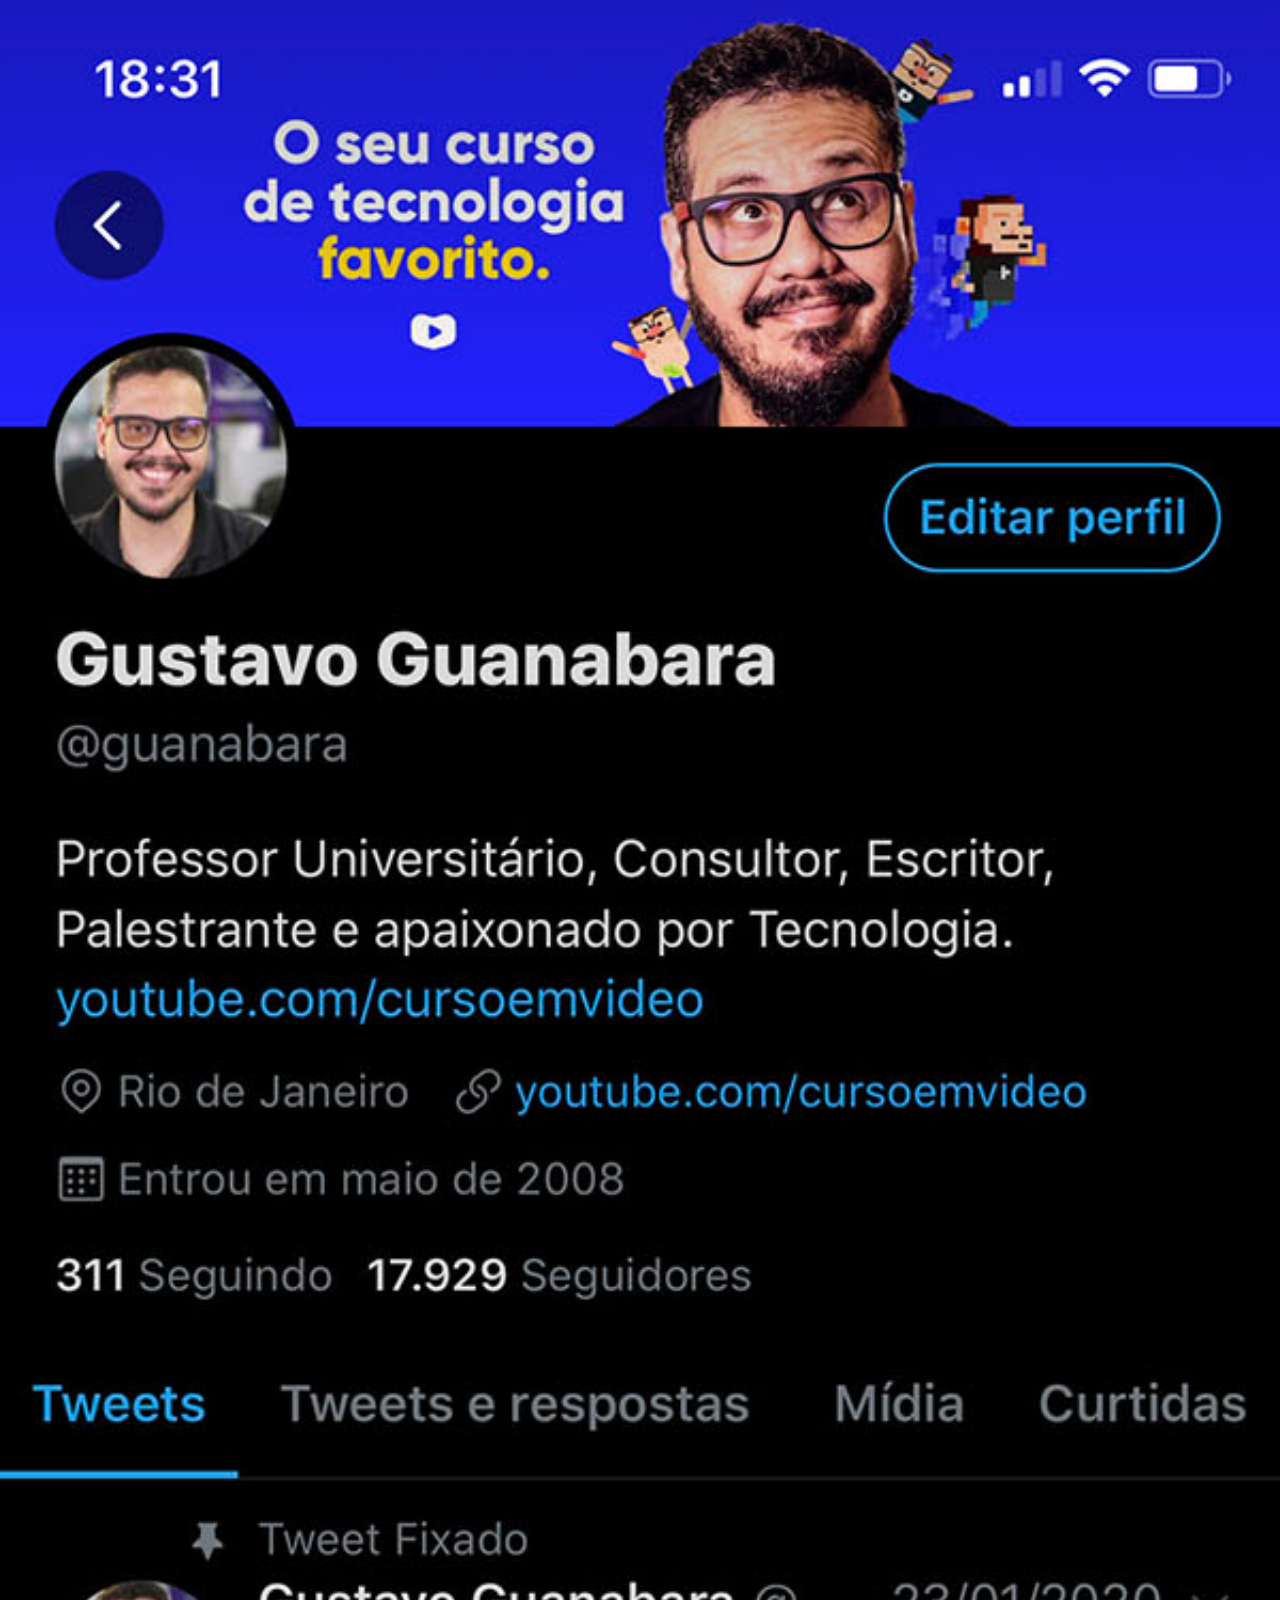
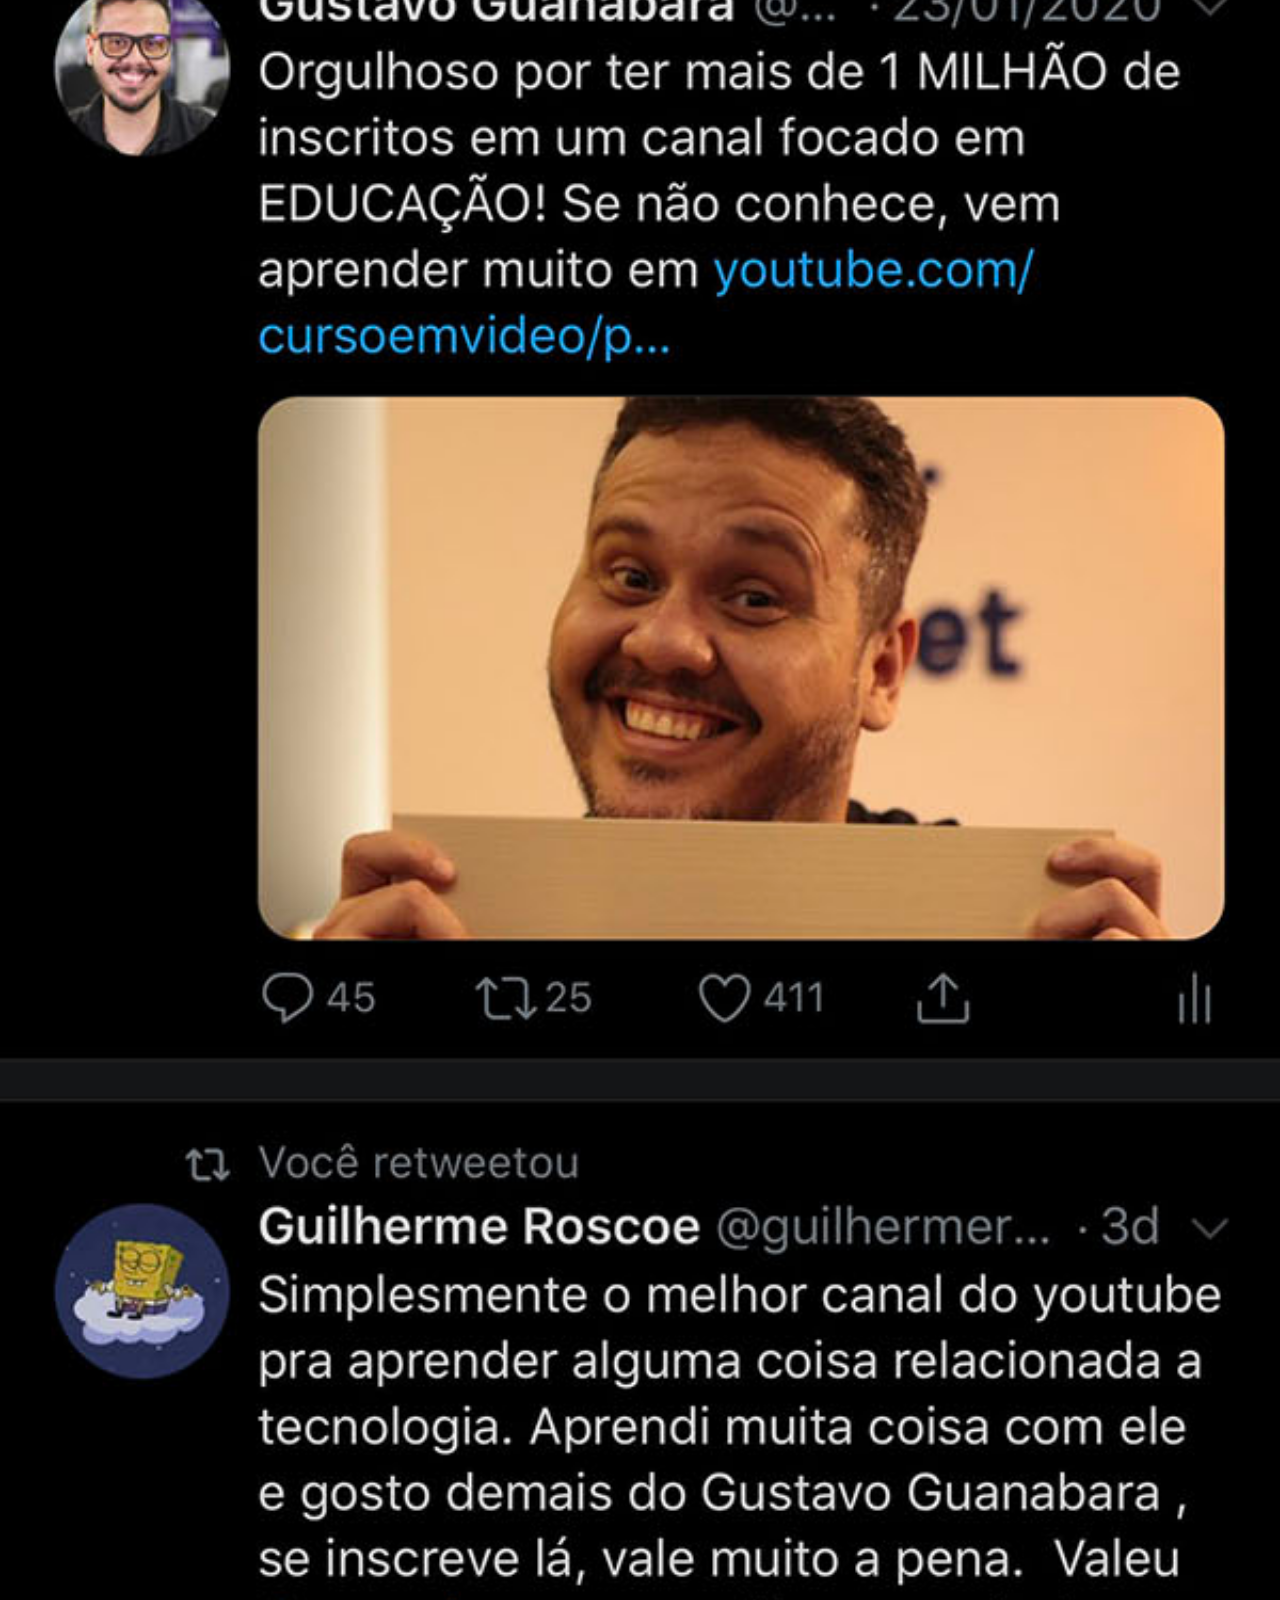
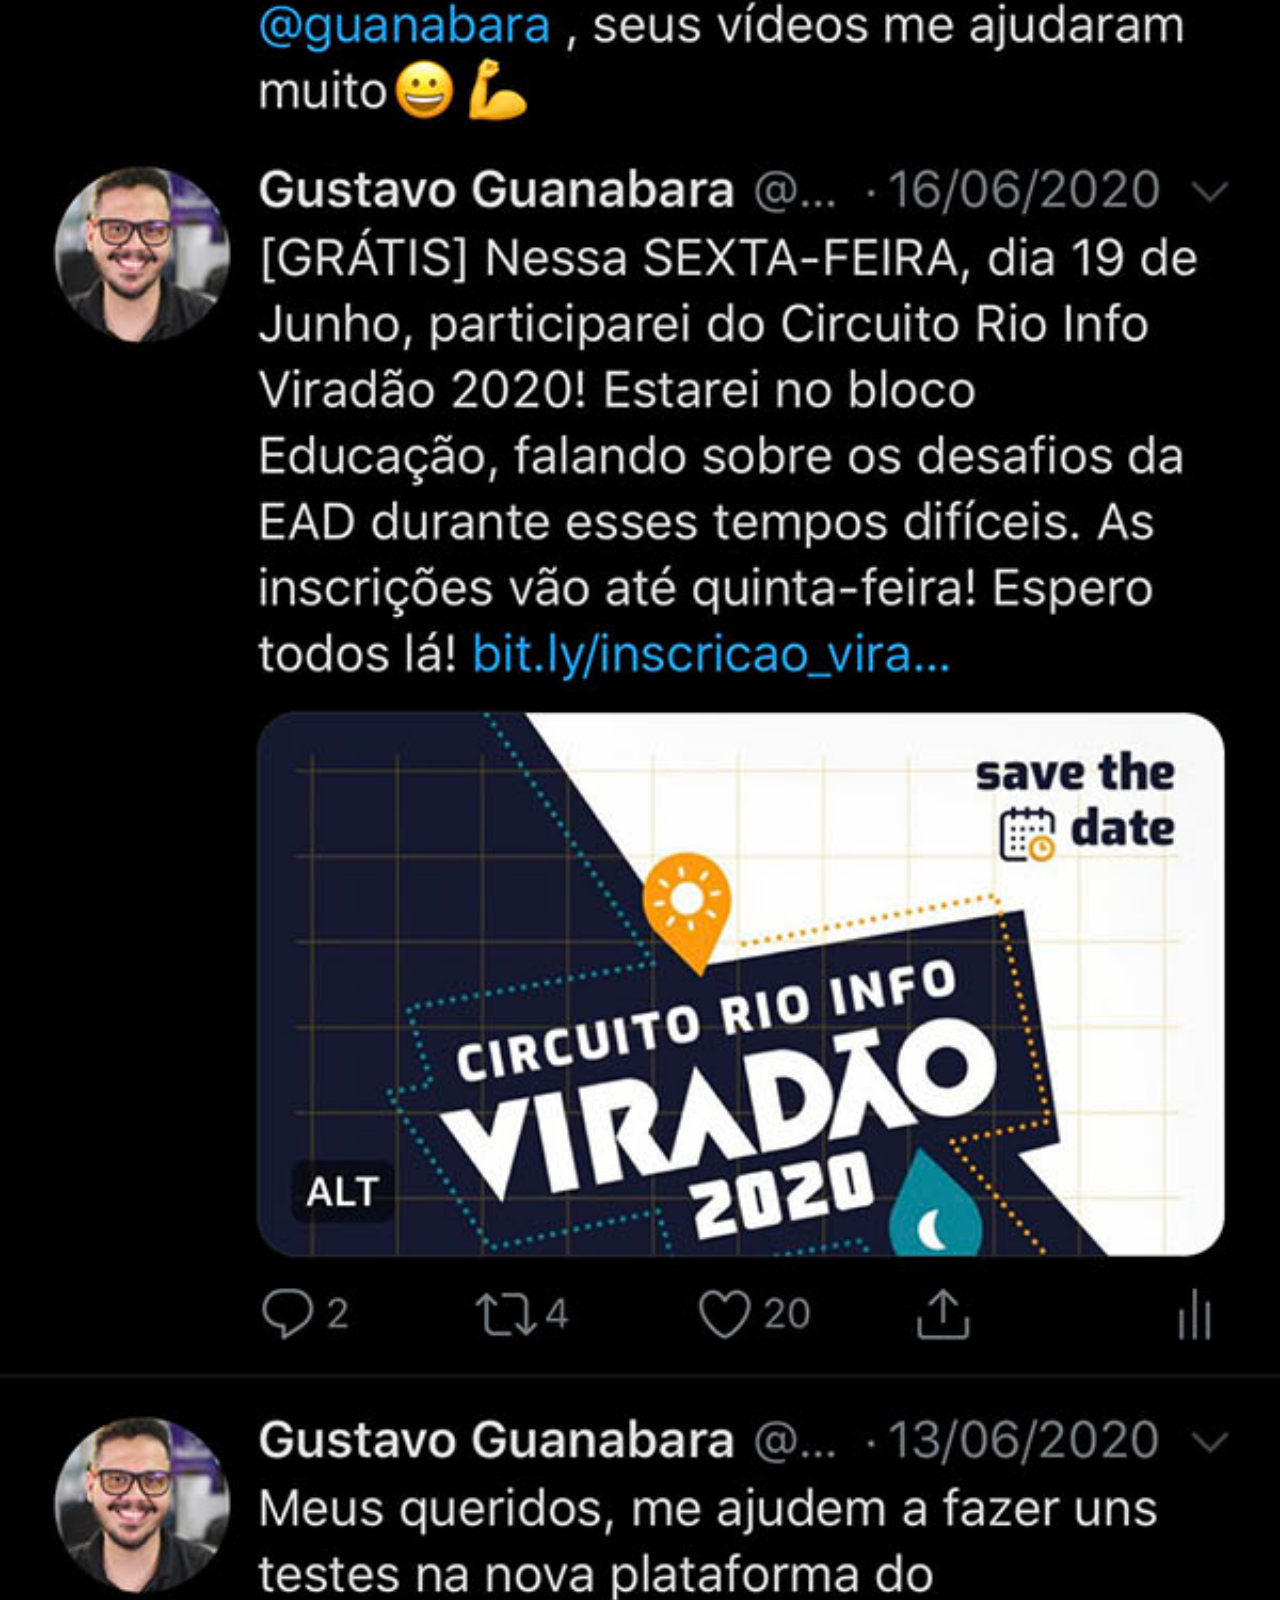
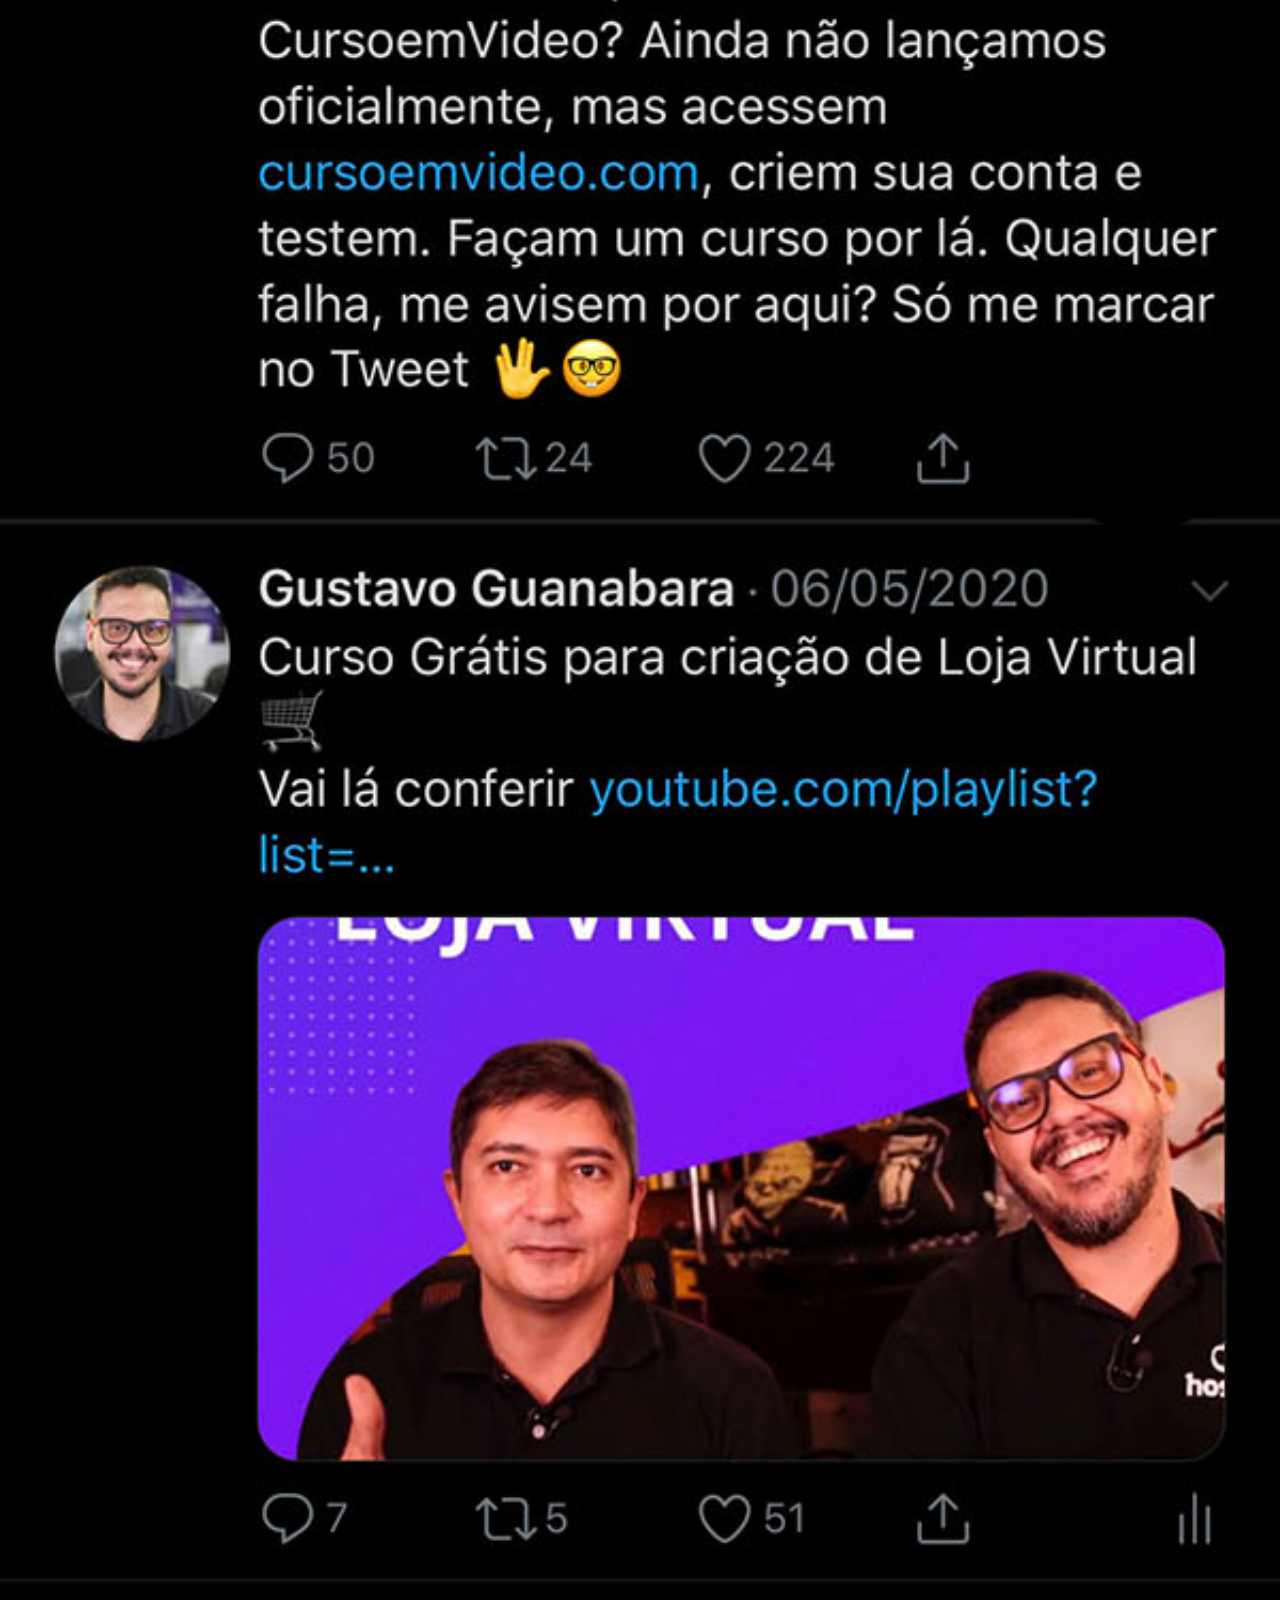
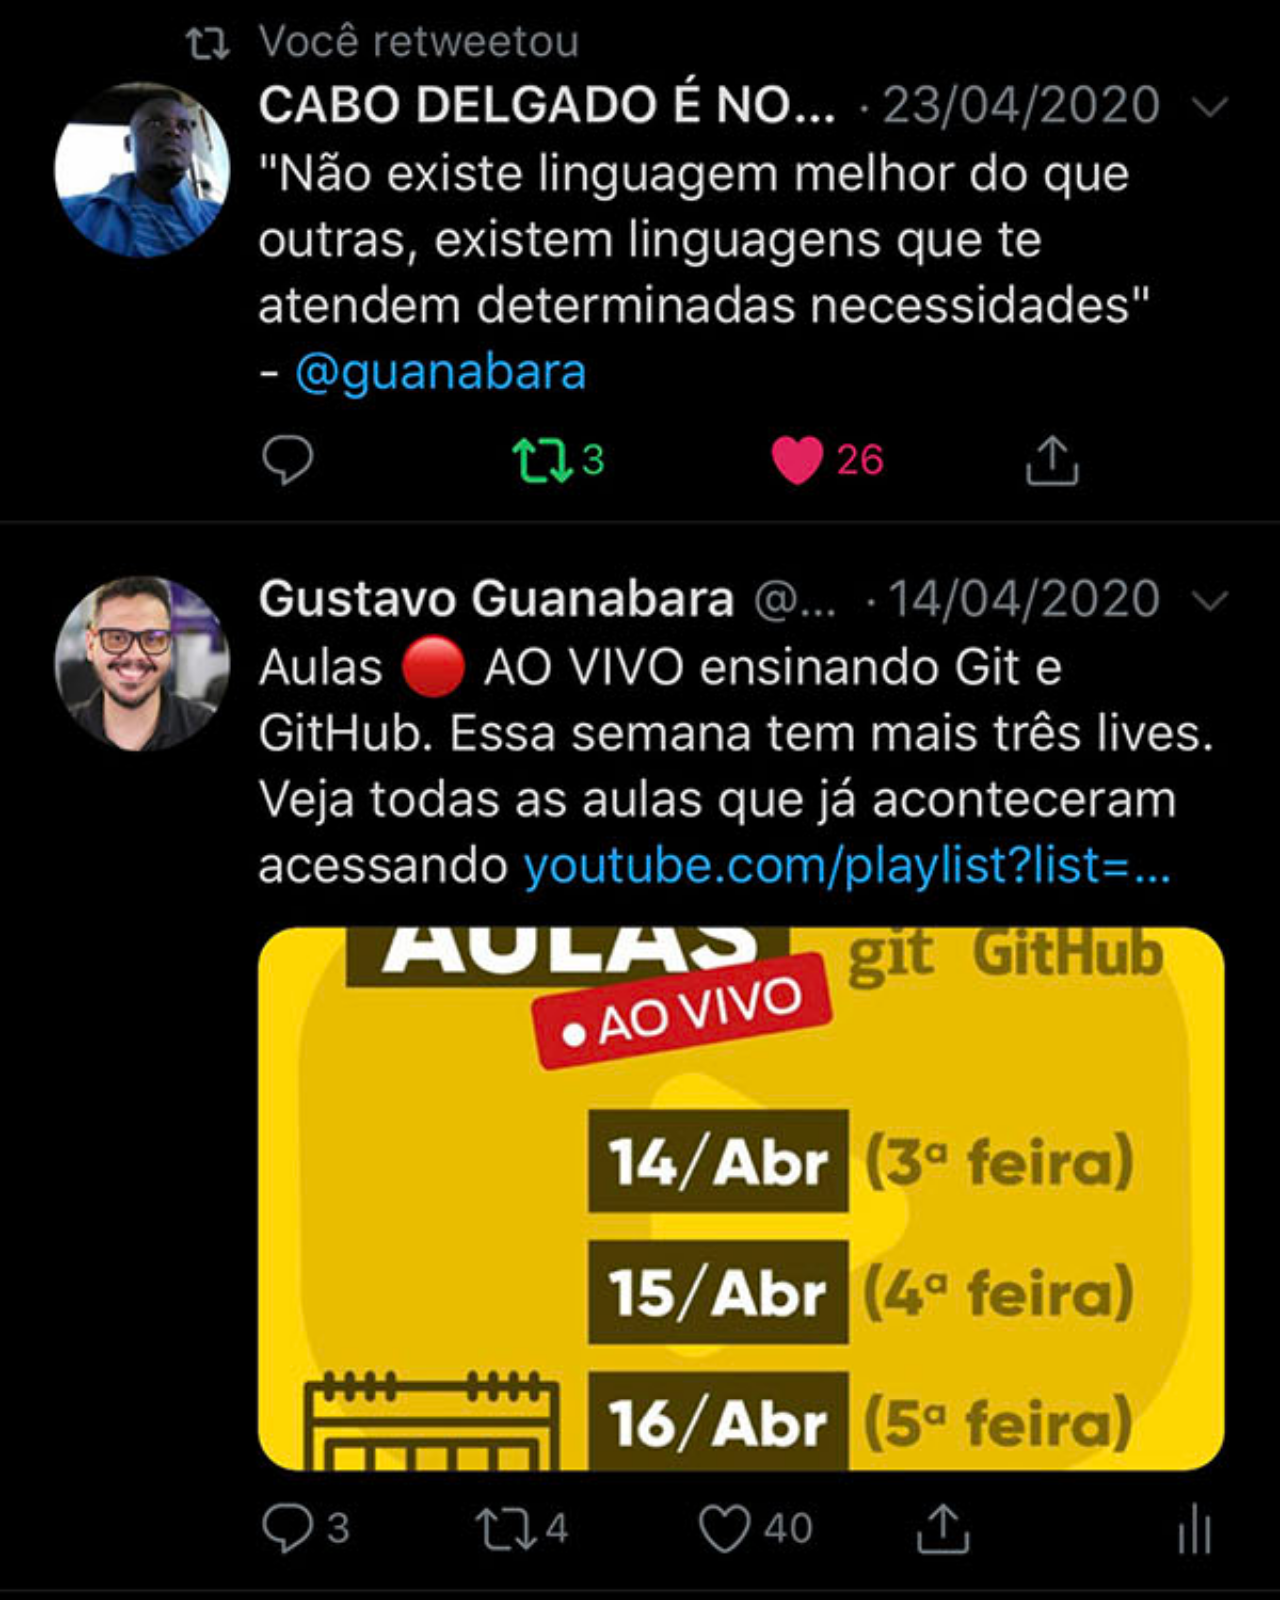
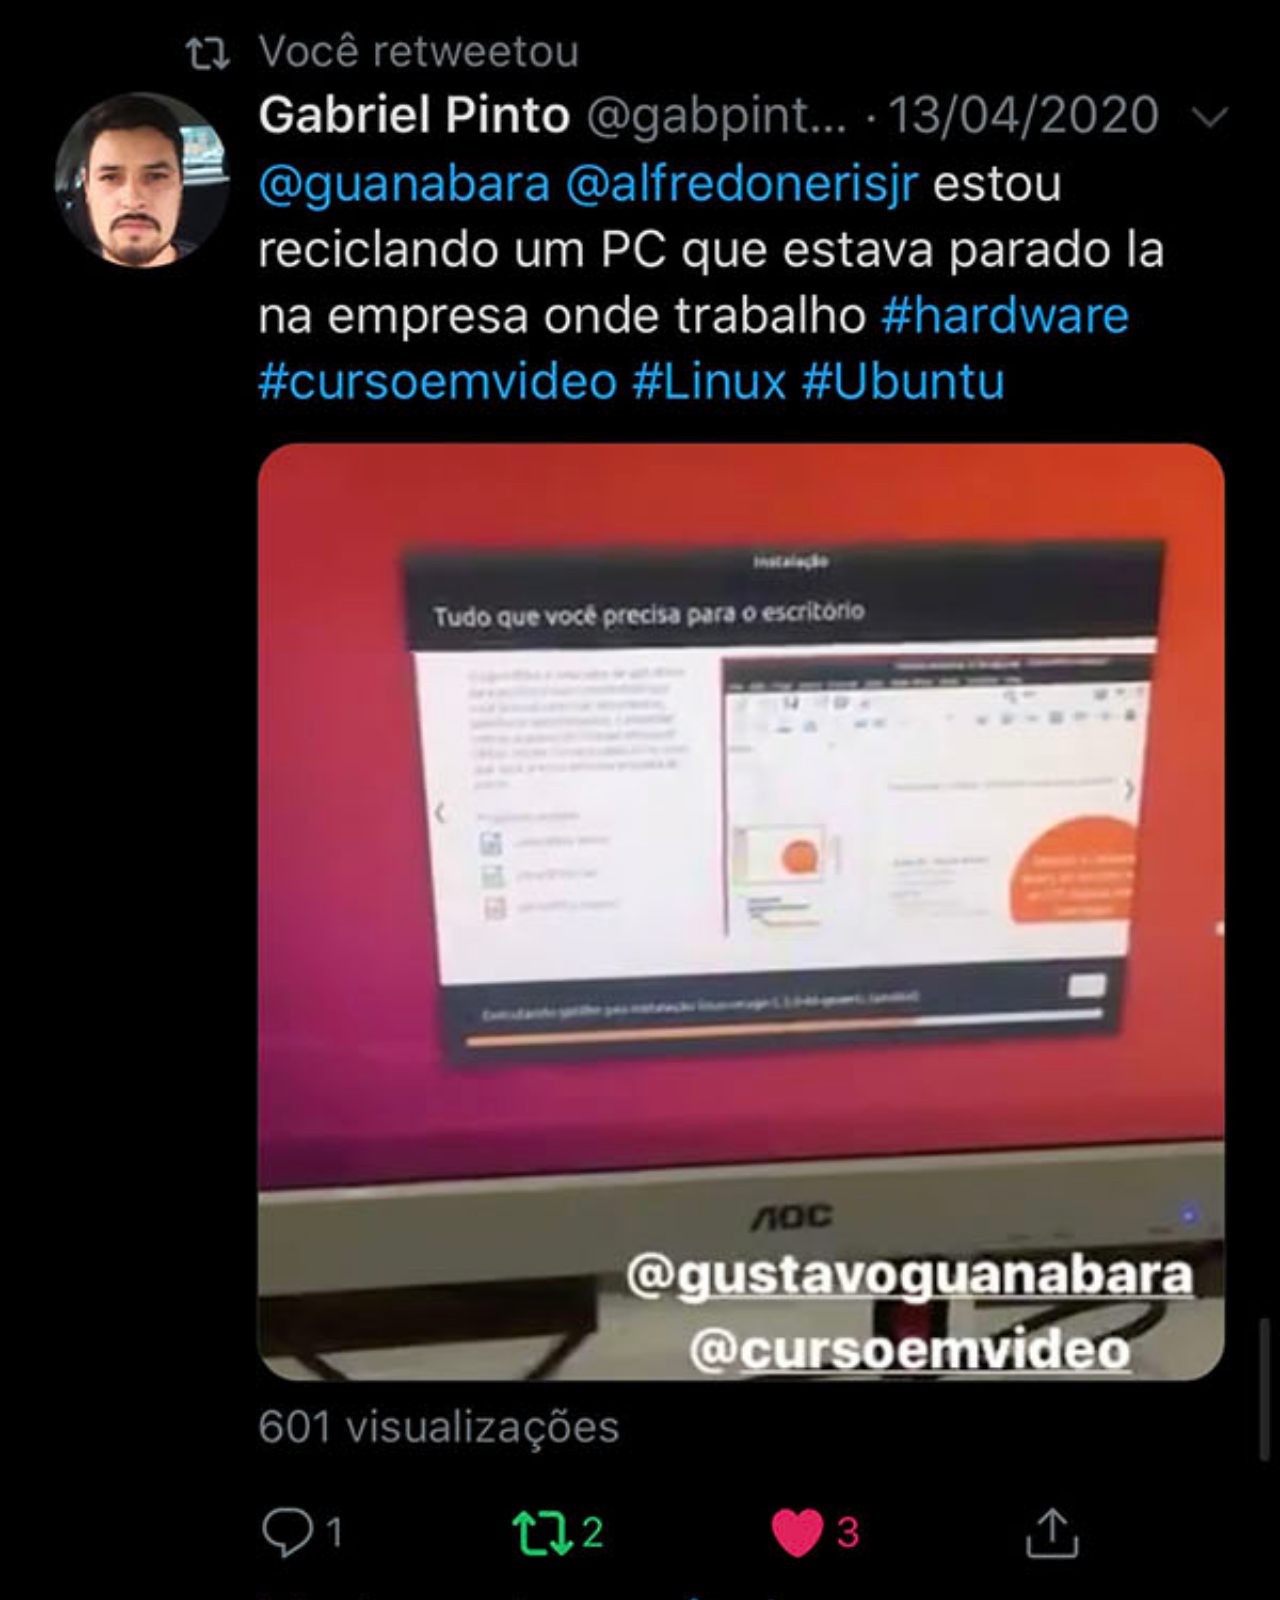
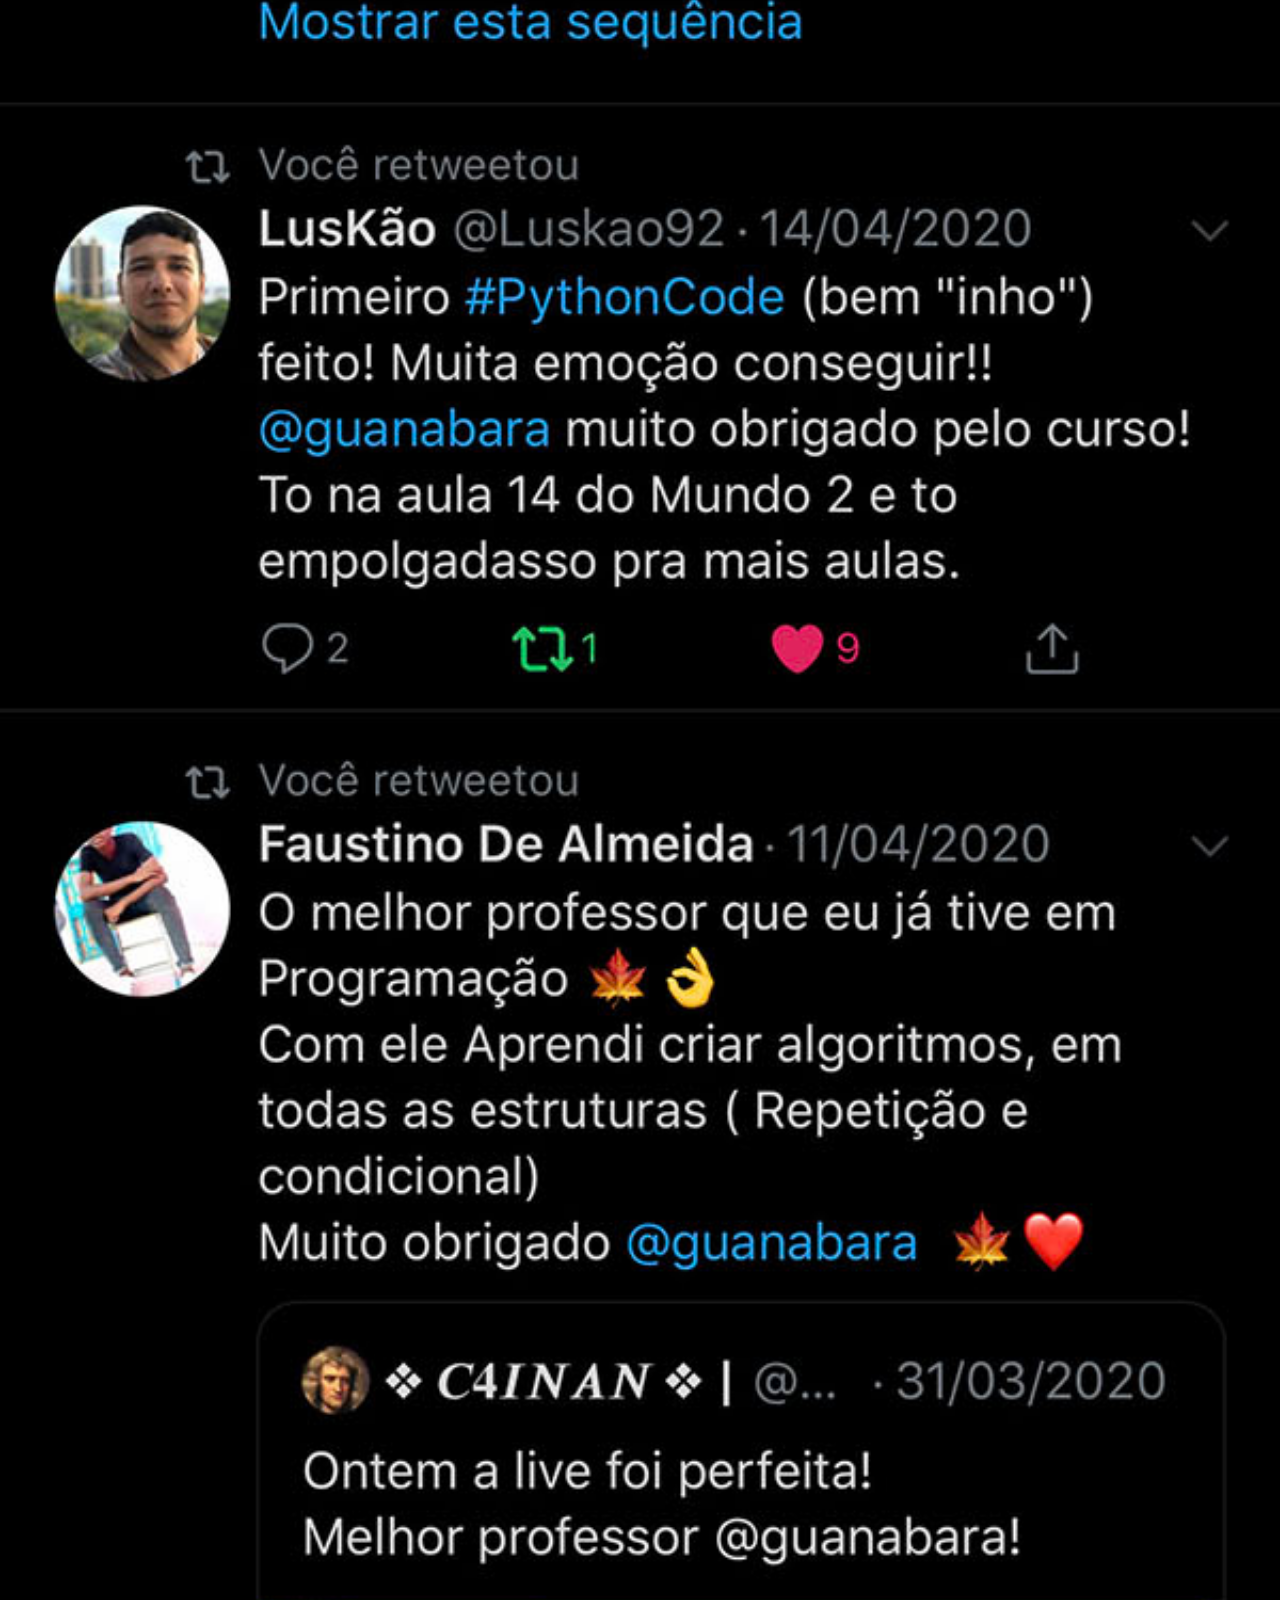
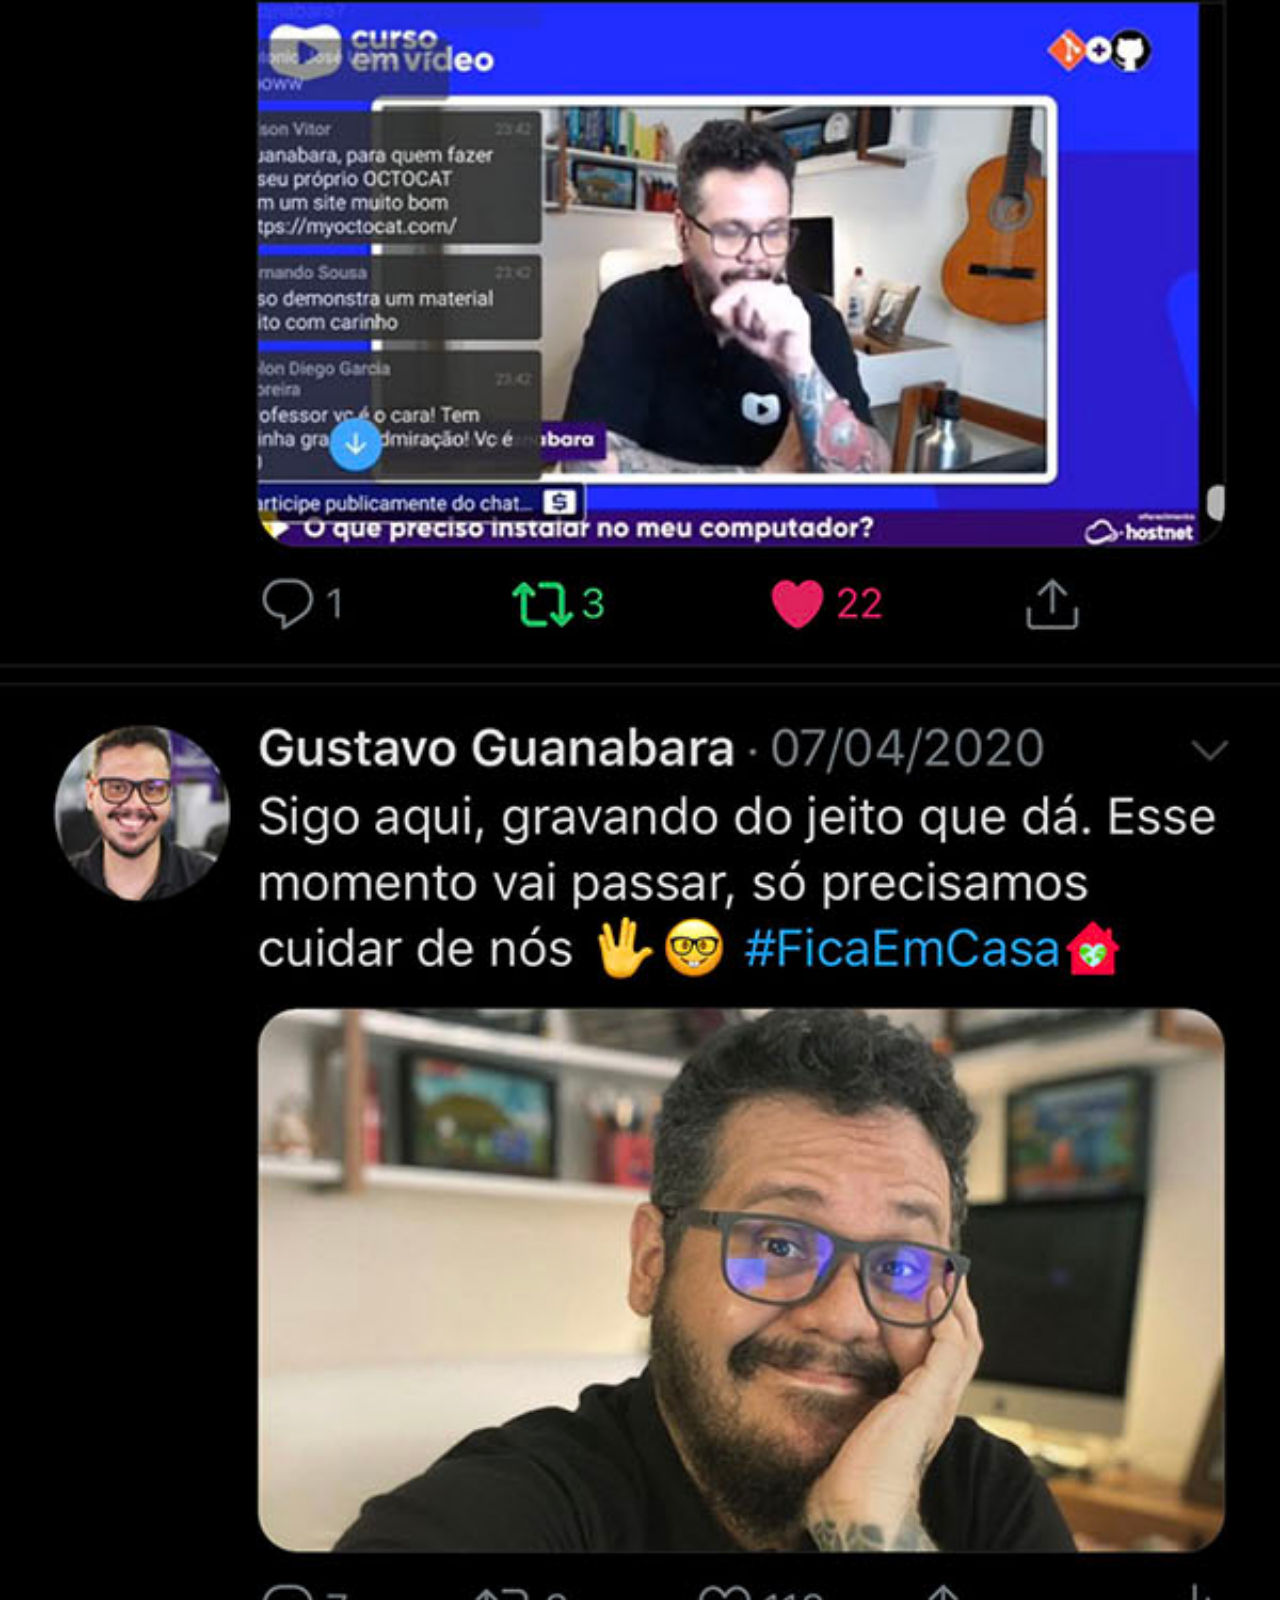
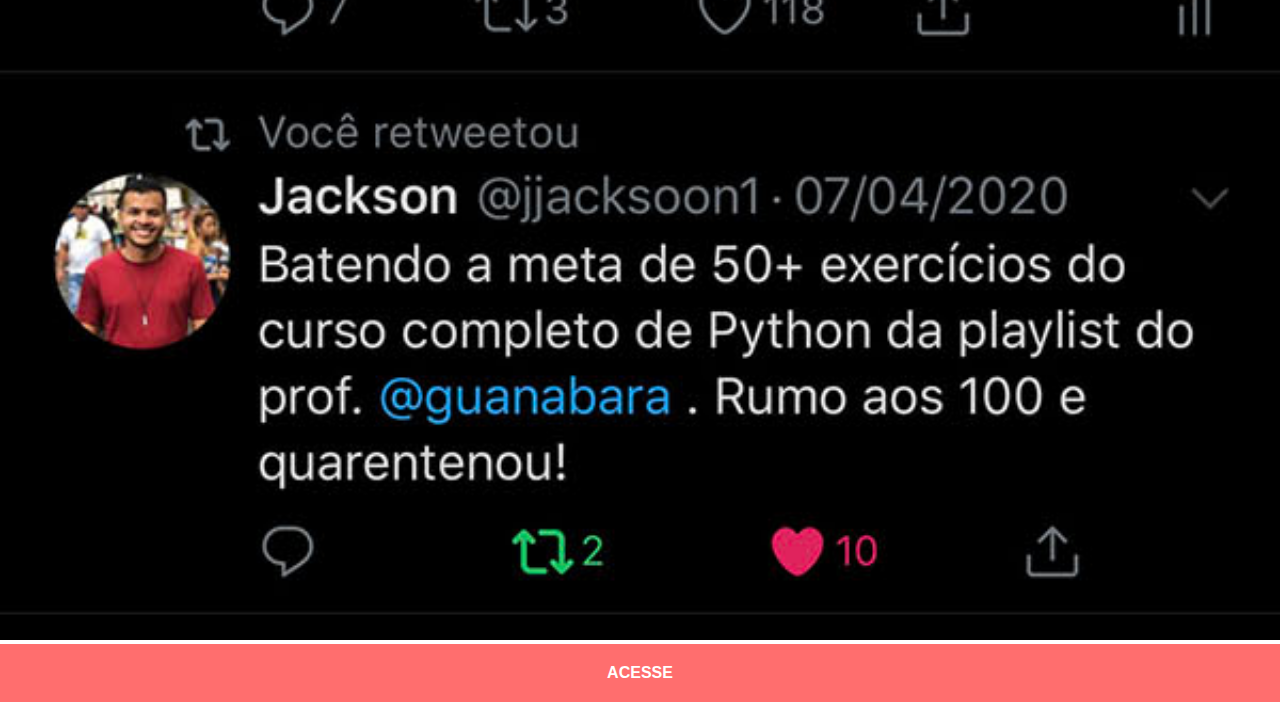
<file: twitter.html>
<!DOCTYPE html>
<html lang="pt-br">
<head>
    <meta charset="UTF-8">
    <meta name="viewport" content="width=device-width, initial-scale=1.0">
    <title>Twitter</title>
    <link rel="stylesheet" href="estilos/social.css">
</head>
<body>
    <img src="imagens/tela-twitter.jpg" alt="twitter">
    <a href="https://github.com/LucasGabrielDesenvolvedor" target="_blank">ACESSE</a>
</body>
</html>
</file>
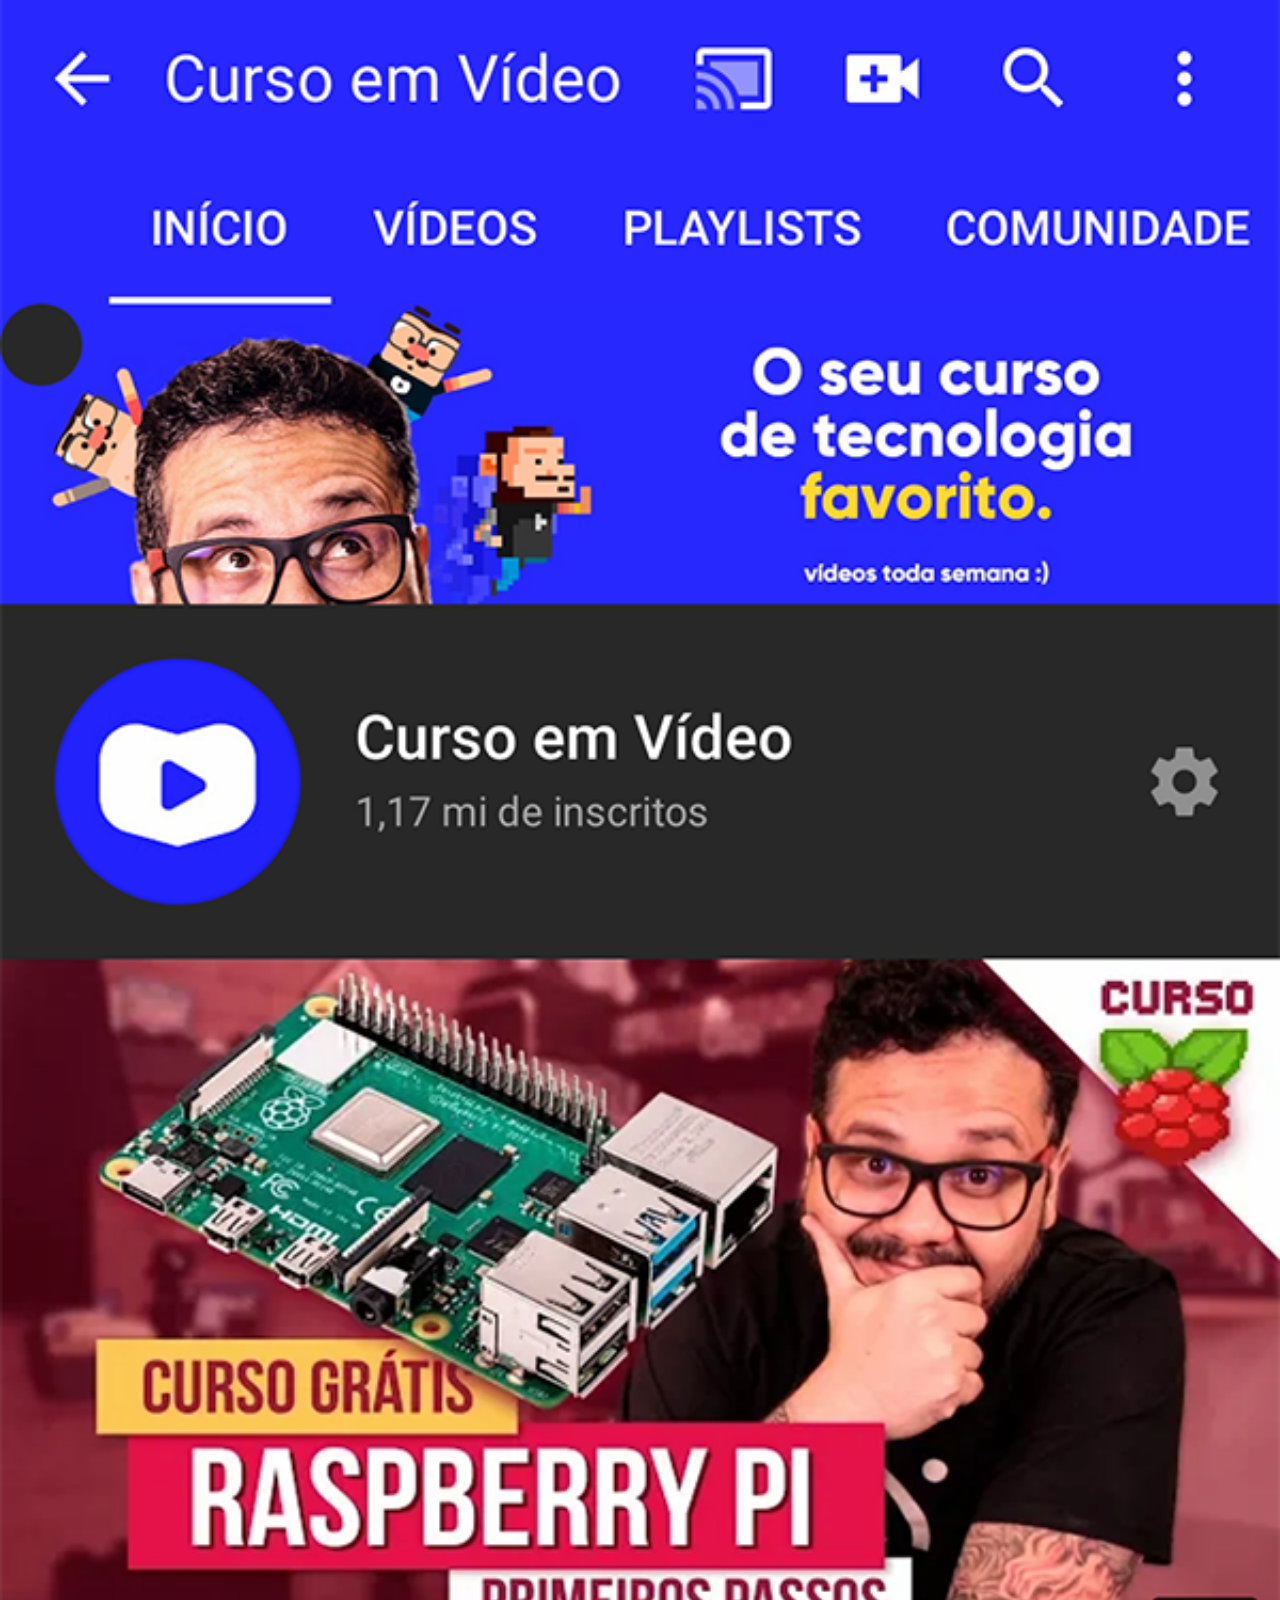
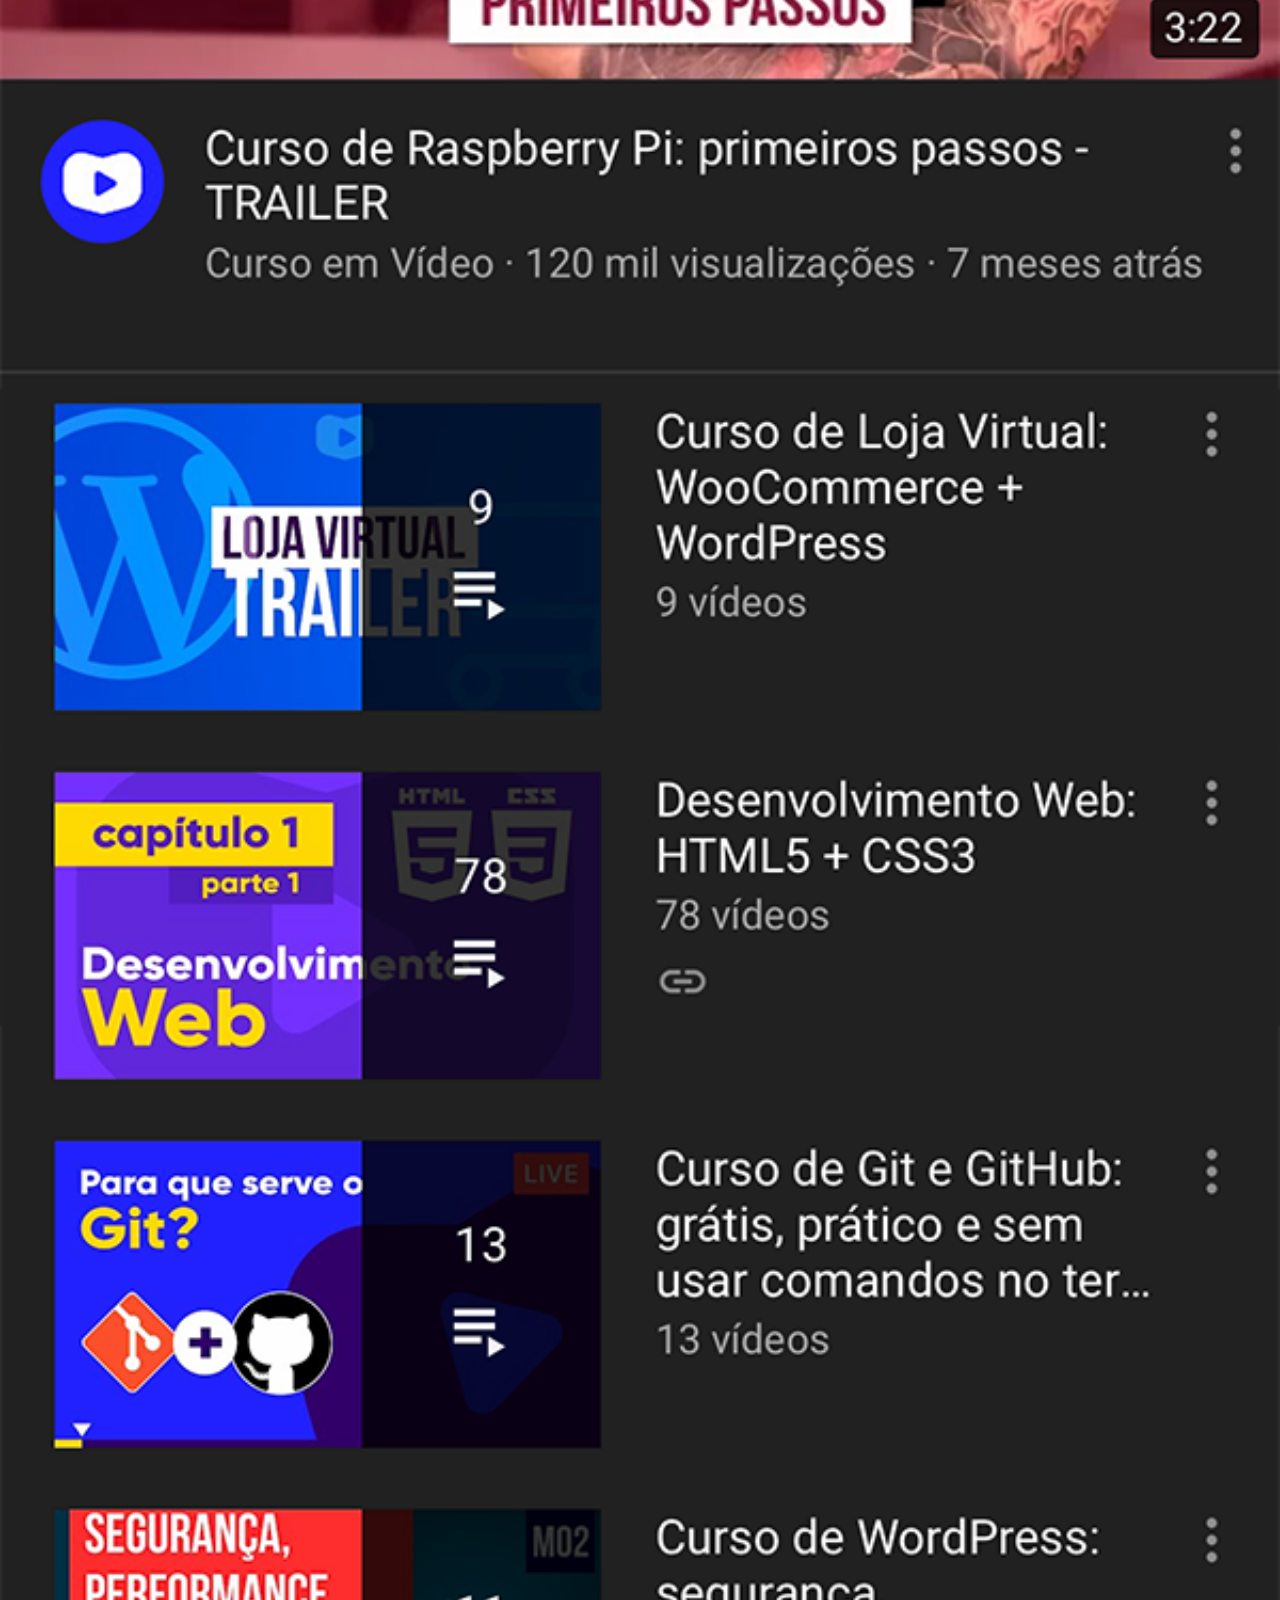
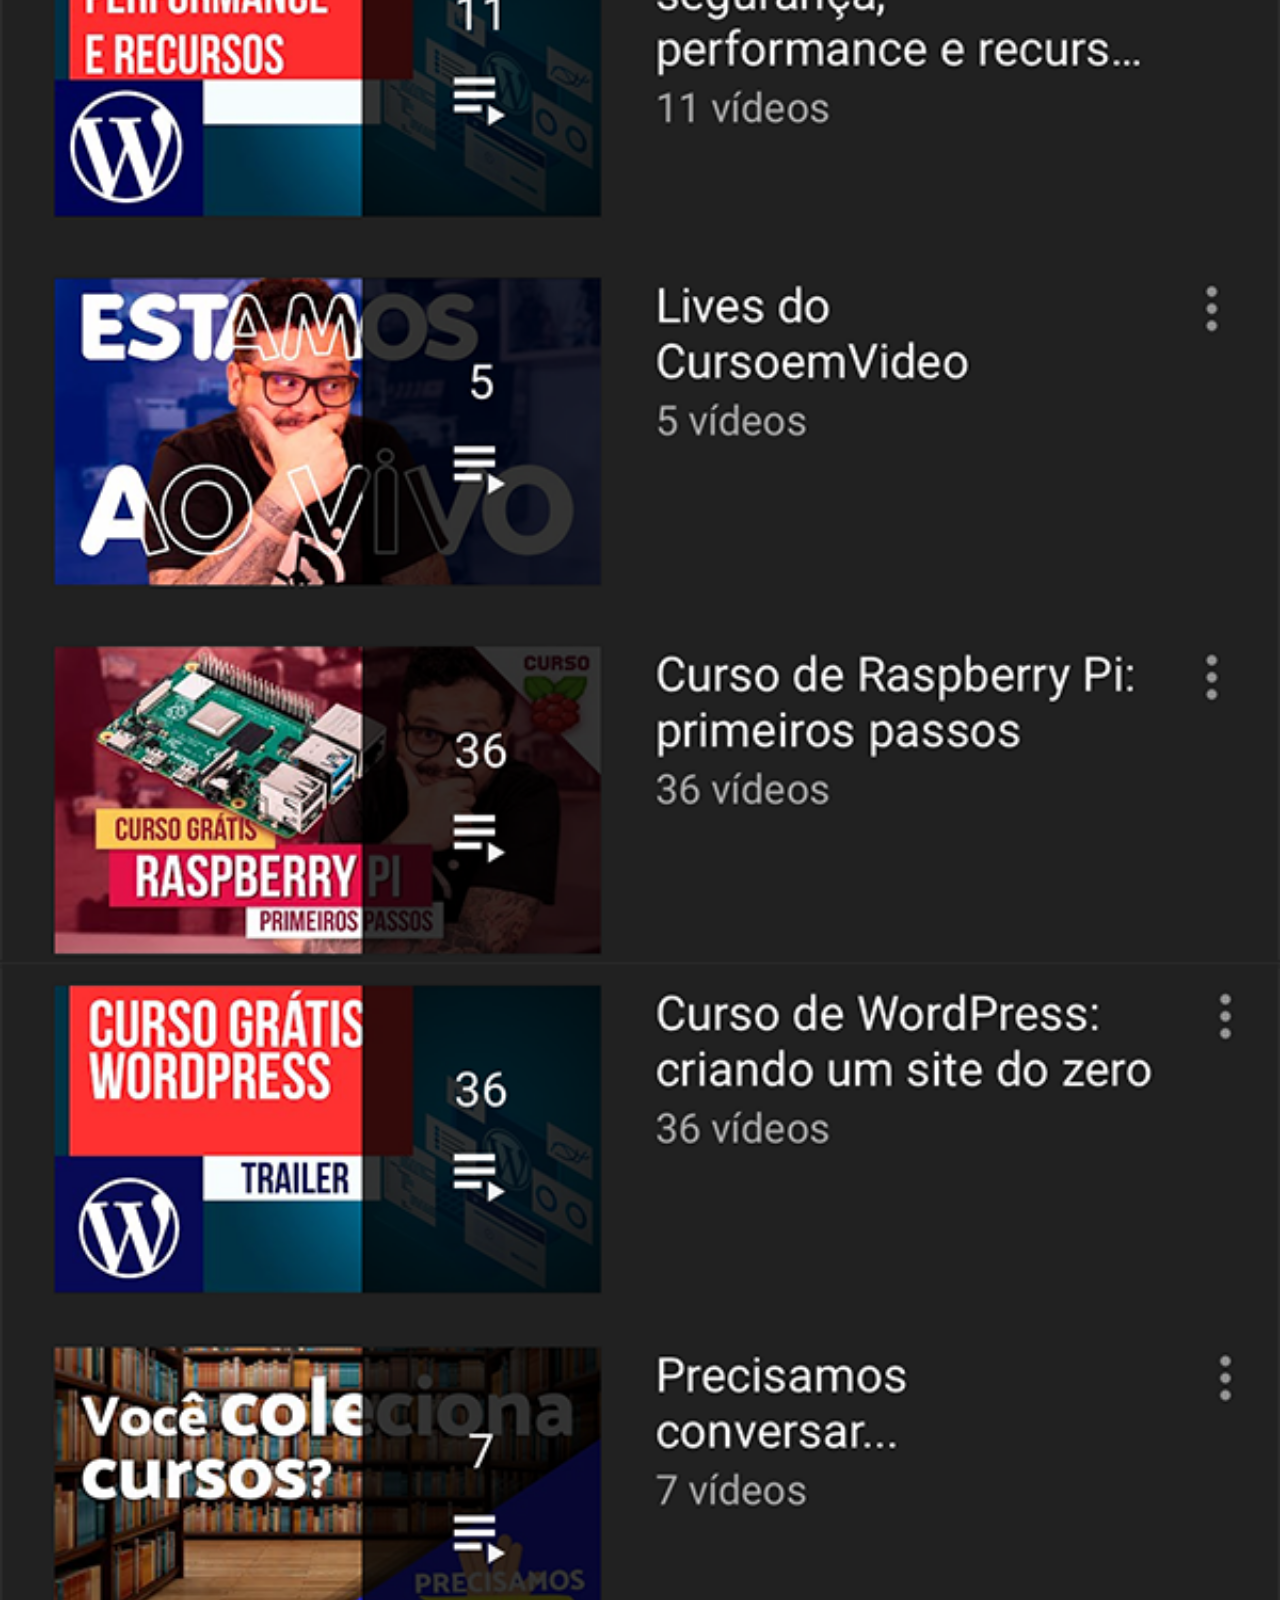
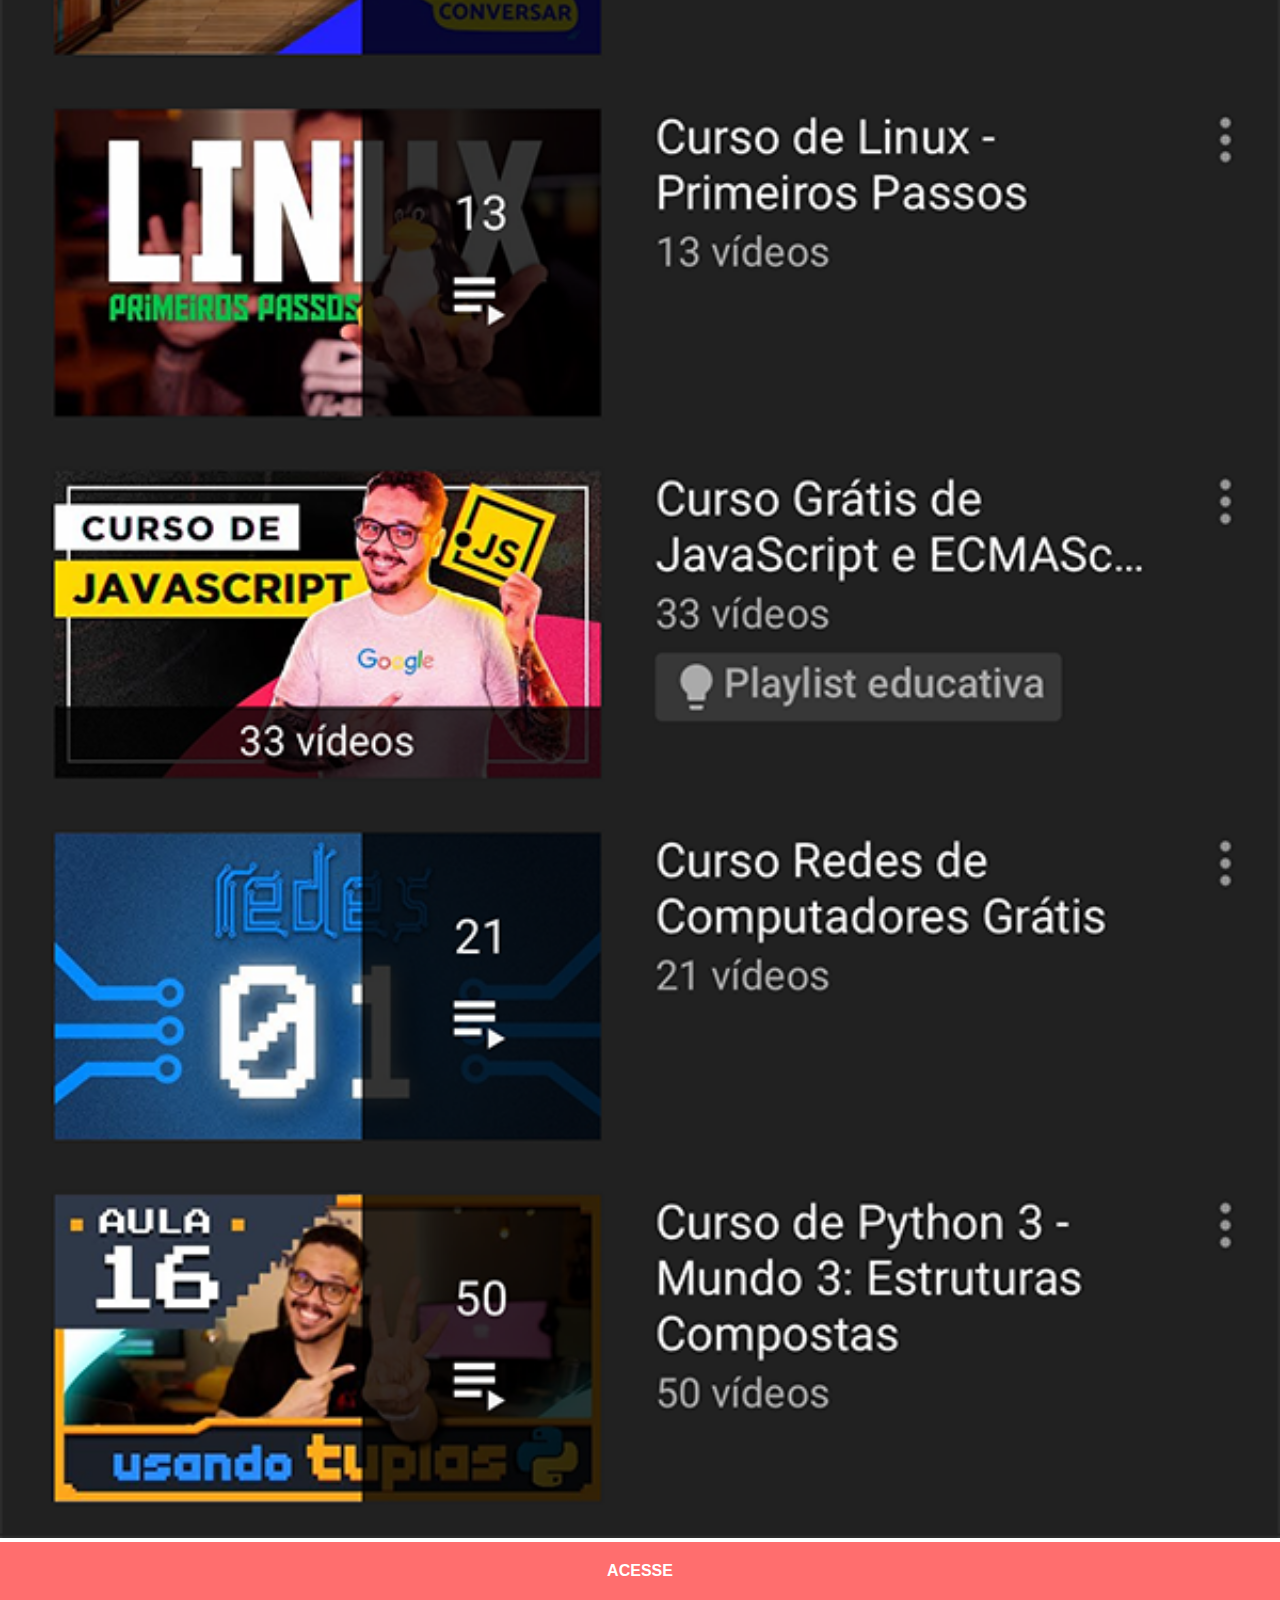
<file: youtube.html>
<!DOCTYPE html>
<html lang="pt-br">
<head>
    <meta charset="UTF-8">
    <meta name="viewport" content="width=device-width, initial-scale=1.0">
    <title>Youtube</title>
</head>
<style>
    * {
        margin: 0px;
        padding: 0px;
        font-family: Arial, Helvetica, sans-serif;
    }

    ::-webkit-scrollbar {
        width: 0px;
        height: 0px;
    }

    img {
        width: 100vw;
    }

    a {
        display: block;
        background-color: rgba(255, 0, 0, 0.568);
        color: white;
        padding: 20px;
        text-align: center;
        text-decoration: none;
        font-weight: bolder;
    }

    a:hover {
        background-color: red;
    }
</style>
<body>
    <img src="imagens/tela-youtube.png" alt="instagram">
    <a href="" target="_blank">ACESSE</a>
</body>
</html>
</file>
<file: estilos/style.css>
@charset "UTF-8";

* {
    margin: 0px;
    padding: 0px;
    font-family: Arial, Helvetica, sans-serif;
}

html, body {
    height: 100vh;
    width: 100vw;
    background-color: black;
}

body {
    background: url('../imagens/fundo-madeira.jpg') no-repeat top center;
    background-size: cover;
    background-attachment: fixed;
}

main {
    position: relative;
    height: 100vh;
}

section#telefone {
    position: absolute;
    top: 50%;
    left: 50%;
    transform: translate(-50%, -50%);

    height: 627px;
    width: 311px;
    background: url('../imagens/frame-iphone.png') no-repeat;
}

section#redes-sociais {
    text-align: right;
}

section#redes-sociais img {
    width: 50px;
    margin: 10px;
    border-radius: 50%;
    box-shadow: 2px 2px 5px black;
    box-sizing: border-box;
}

section#redes-sociais img:hover {
    border: 3px solid rgba(255,255, 255, 0.637);
    transform: translate(-3px, -3px);
    box-shadow: 5px 5px 10px rgba(0, 0, 0, 0.623);
    transition: transform 0.3s, border 0.3s;
}

iframe#tela {
    position: relative;
    top: 80px;
    left: 22px;
    width: 268px;
    height: 471px;
}
</file>
<file: estilos/social.css>
@charset "UTF-8";

* {
        margin: 0px;
        padding: 0px;
        font-family: Arial, Helvetica, sans-serif;
    }

    ::-webkit-scrollbar {
        width: 0px;
        height: 0px;
    }

    img {
        width: 100vw;
    }

    a {
        display: block;
        background-color: rgba(255, 0, 0, 0.568);
        color: white;
        padding: 20px;
        text-align: center;
        text-decoration: none;
        font-weight: bolder;
    }

    a:hover {
        background-color: red;
    }
</file>
